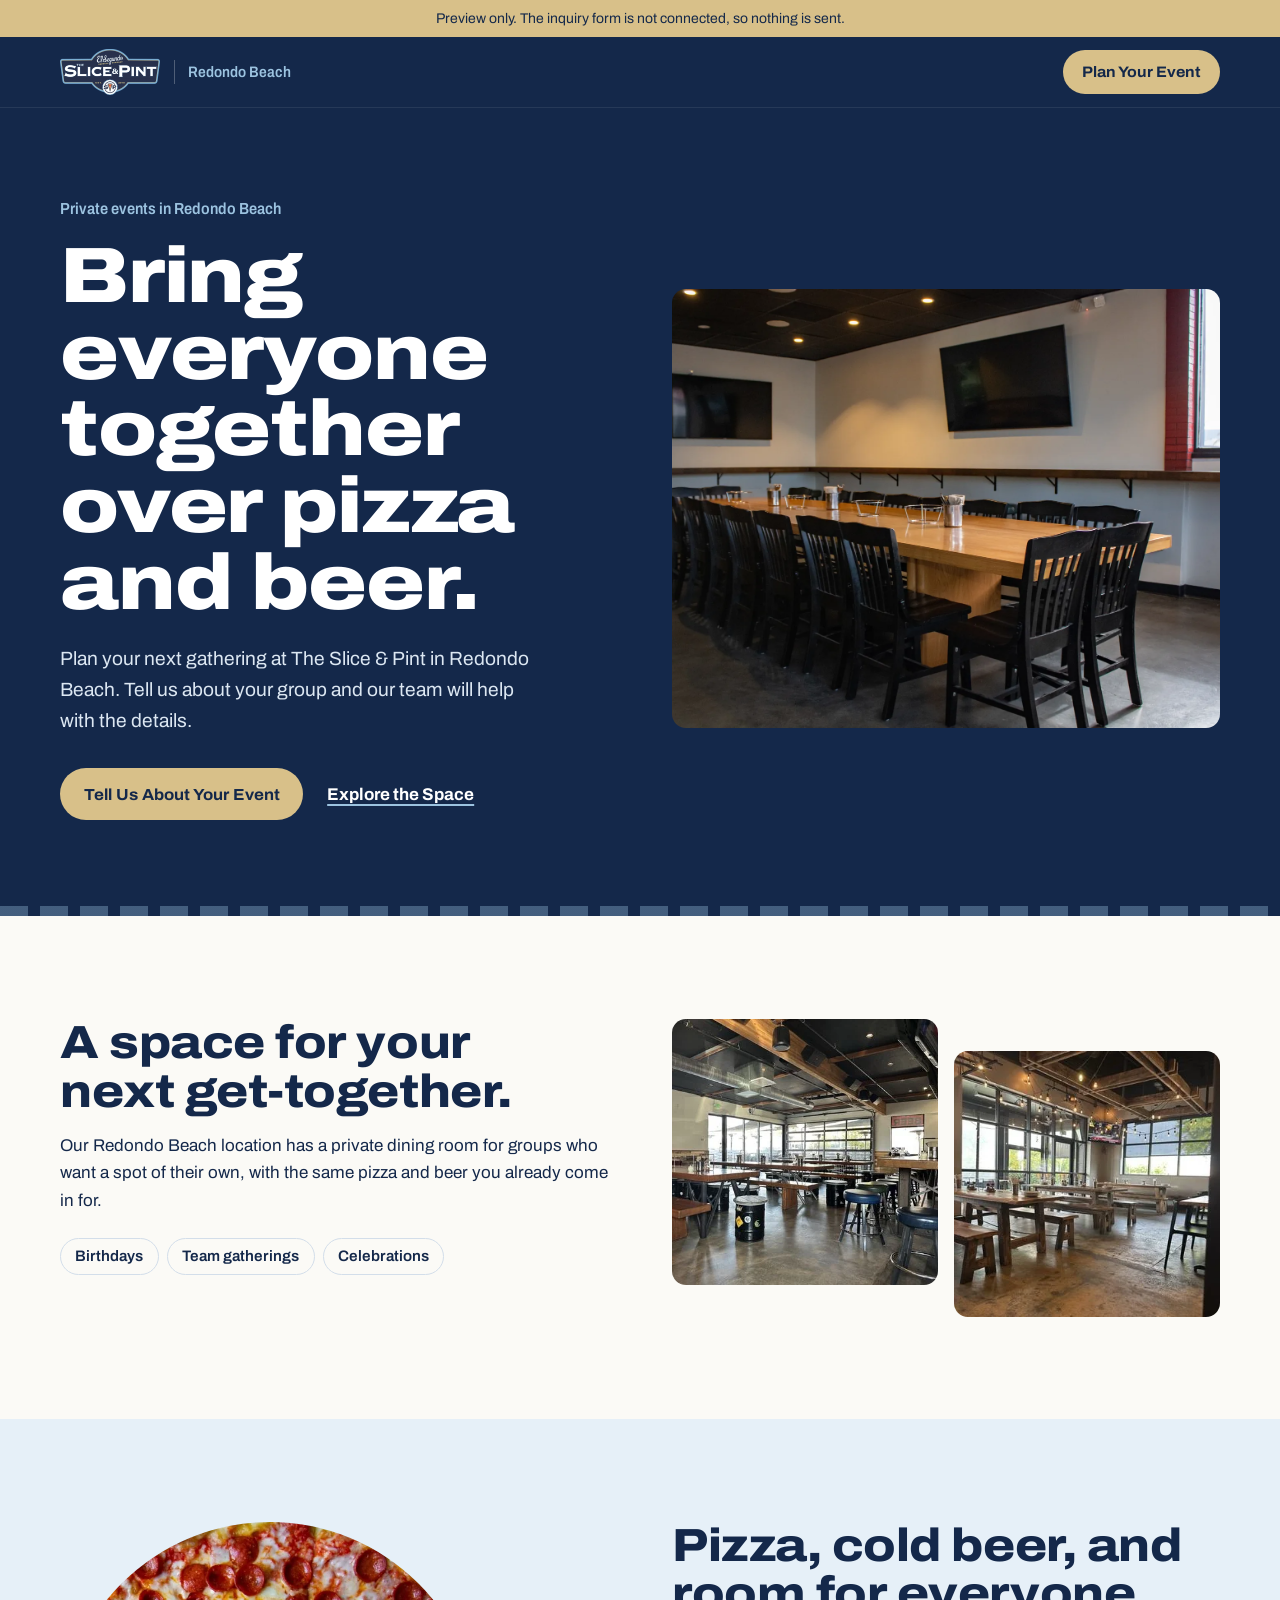
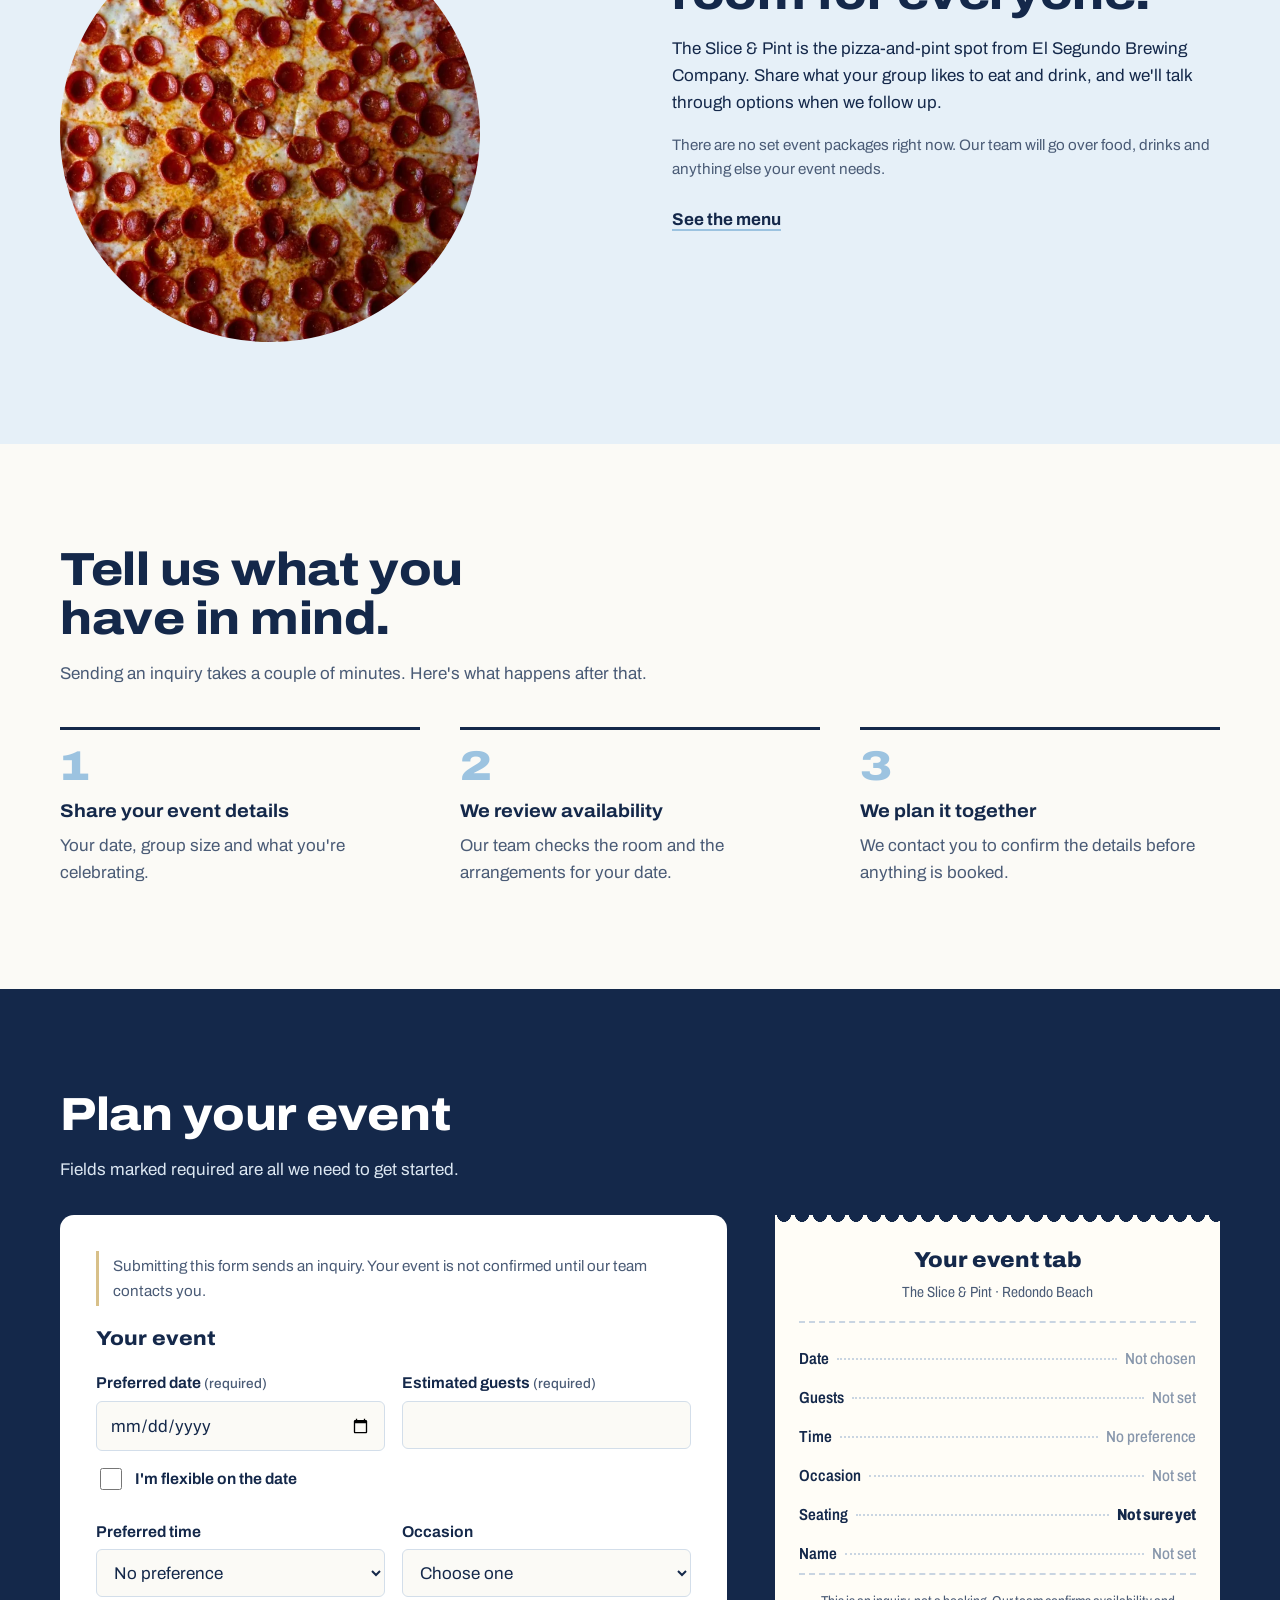
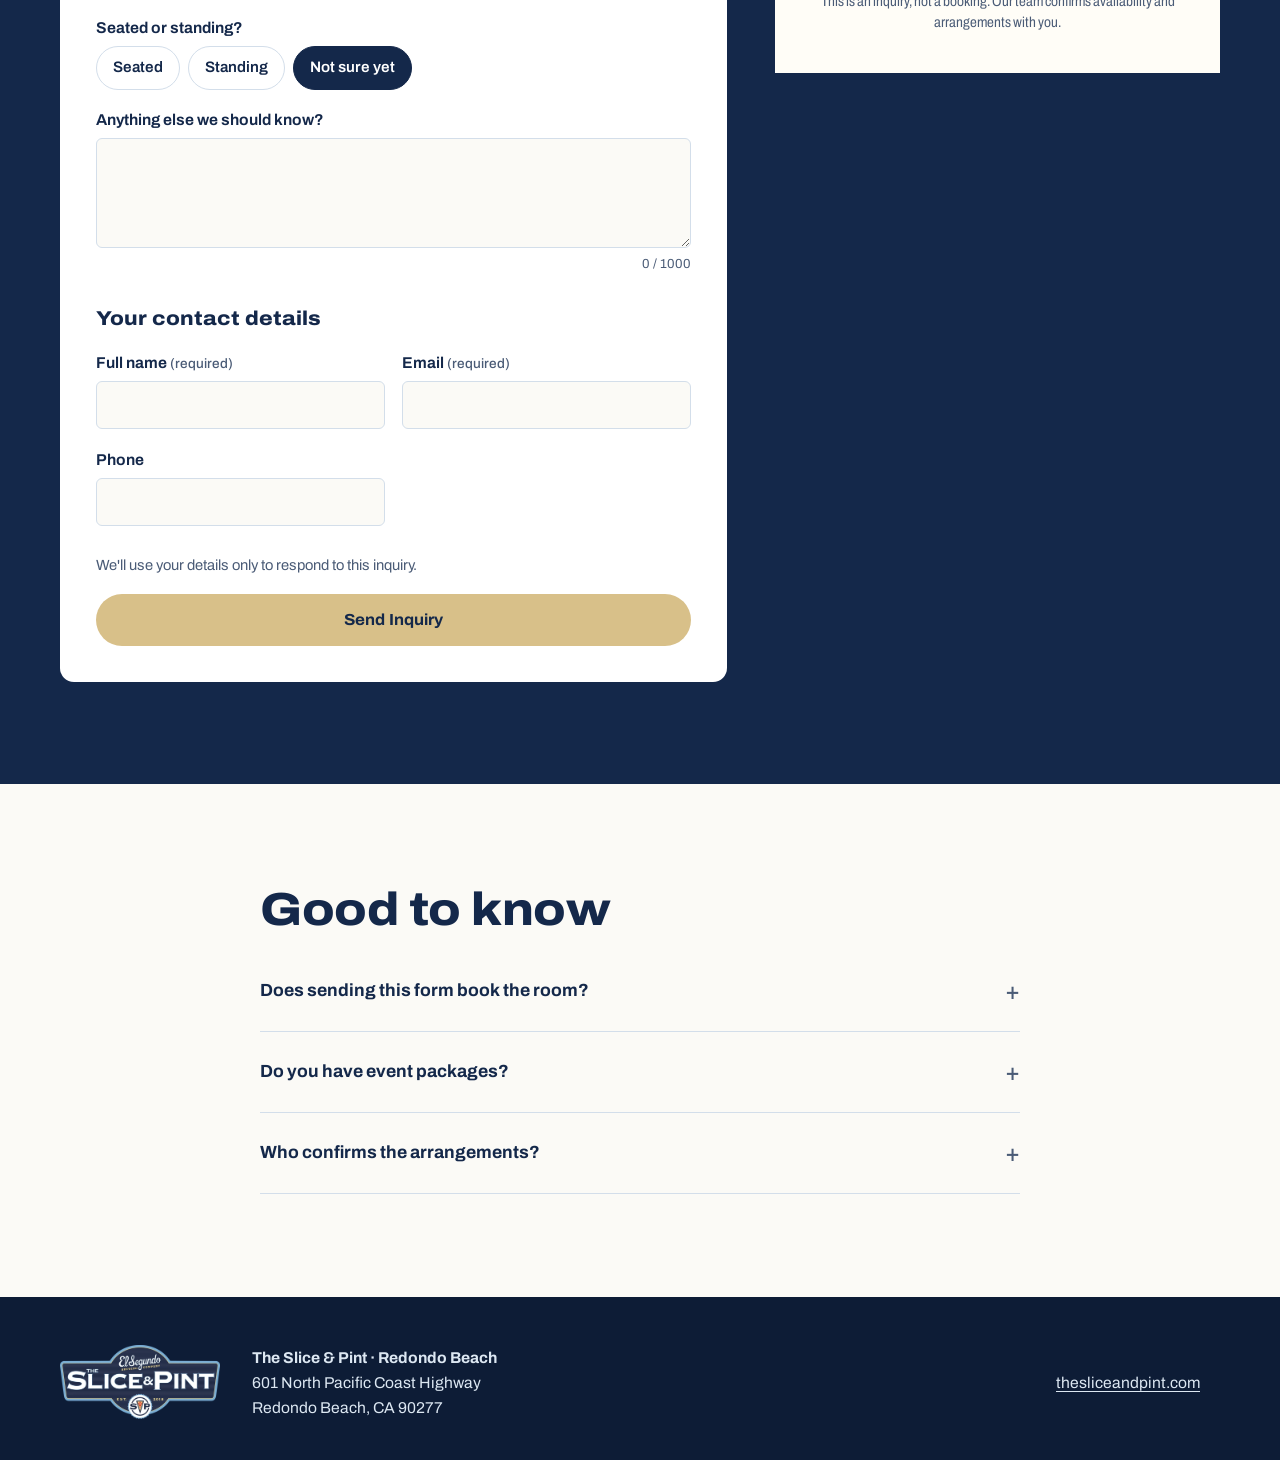
<file: index.html>
<!doctype html>
<html lang="en">
<head>
<meta charset="utf-8">
<meta name="viewport" content="width=device-width, initial-scale=1, viewport-fit=cover">
<title>Private events in Redondo Beach | The Slice &amp; Pint</title>
<meta name="description" content="Plan your next gathering at The Slice & Pint in Redondo Beach. Tell us about your group and our team will help with the details.">
<meta name="robots" content="noindex, nofollow"><!-- preview: remove at launch -->
<link rel="preconnect" href="https://fonts.googleapis.com">
<link rel="preconnect" href="https://fonts.gstatic.com" crossorigin>
<link href="https://fonts.googleapis.com/css2?family=Archivo:wdth,wght@62..125,400..900&display=swap" rel="stylesheet">
<link rel="stylesheet" href="assets/site.css">
</head>
<body>

<div class="preview" id="previewStrip" role="note">Preview only. The inquiry form is not connected, so nothing is sent.</div>

<header class="site-head">
  <div class="wrap">
    <a class="brand" href="#top" aria-label="The Slice &amp; Pint, Redondo Beach">
      <span data-asset="wordmark" data-alt="The Slice &amp; Pint" data-slot-class="logo-slot" data-slot-label="Wordmark: slice-pint-wordmark.png"></span>
      <span class="brand-loc">Redondo Beach</span>
    </a>
    <a class="btn btn-gold btn-sm" href="#plan" data-track="cta_click" data-cta="header">Plan Your Event</a>
  </div>
</header>

<main id="top">
  <section class="hero" aria-labelledby="hero-title">
    <div class="wrap">
      <div>
        <p class="kicker">Private events in Redondo Beach</p>
        <h1 id="hero-title">Bring everyone together over pizza and beer.</h1>
        <p class="lede">Plan your next gathering at The Slice &amp; Pint in Redondo Beach. Tell us about your group and our team will help with the details.</p>
        <div class="hero-ctas">
          <a class="btn btn-gold" href="#plan" data-track="cta_click" data-cta="hero">Tell Us About Your Event</a>
          <a class="link" href="#space" data-track="cta_click" data-cta="hero_space">Explore the Space</a>
        </div>
      </div>
      <div class="hero-media" data-asset="hero" data-alt="" data-slot-label="Hero: event space photo" data-eager="true"></div>
    </div>
  </section>

  <section class="band" id="space" aria-labelledby="space-title">
    <div class="wrap split">
      <div>
        <h2 id="space-title">A space for your next get-together.</h2>
        <p>Our Redondo Beach location has a private dining room for groups who want a spot of their own, with the same pizza and beer you already come in for.</p>
        <p class="muted" data-config="capacityText"></p>
        <ul class="occasions" aria-label="Good for">
          <li>Birthdays</li><li>Team gatherings</li><li>Celebrations</li>
        </ul>
      </div>
      <div class="gallery">
        <figure>
          <div class="frame" data-asset="room1" data-alt="" data-slot-label="Room photo 1 (verify location before use)"></div>
          <figcaption data-caption="room1"></figcaption>
        </figure>
        <figure>
          <div class="frame" data-asset="room2" data-alt="" data-slot-label="Room photo 2 (verify location before use)"></div>
          <figcaption data-caption="room2"></figcaption>
        </figure>
      </div>
    </div>
  </section>

  <section class="band food" aria-labelledby="food-title">
    <div class="wrap split">
      <div class="frame" data-asset="food" data-alt="A pepperoni pizza from The Slice &amp; Pint" data-slot-label="Food: pizza-brand-food.jpg"></div>
      <div>
        <h2 id="food-title">Pizza, cold beer, and room for everyone.</h2>
        <p>The Slice &amp; Pint is the pizza-and-pint spot from El Segundo Brewing Company. Share what your group likes to eat and drink, and we'll talk through options when we follow up.</p>
        <p class="note muted">There are no set event packages right now. Our team will go over food, drinks and anything else your event needs.</p>
        <a class="link" href="https://www.thesliceandpint.com/" data-config-href="menuUrl" target="_blank" rel="noopener">See the menu</a>
      </div>
    </div>
  </section>

  <section class="band" aria-labelledby="how-title">
    <div class="wrap">
      <h2 id="how-title">Tell us what you have in mind.</h2>
      <p class="muted">Sending an inquiry takes a couple of minutes. Here's what happens after that.</p>
      <ol class="steps">
        <li><h3>Share your event details</h3><p>Your date, group size and what you're celebrating.</p></li>
        <li><h3>We review availability</h3><p>Our team checks the room and the arrangements for your date.</p></li>
        <li><h3>We plan it together</h3><p>We contact you to confirm the details before anything is booked.</p></li>
      </ol>
    </div>
  </section>

  <section class="band planner" id="plan" aria-labelledby="plan-title">
    <div class="wrap">
      <h2 id="plan-title">Plan your event</h2>
      <p class="intro">Fields marked required are all we need to get started.</p>

      <div class="planner-grid">
        <form class="card" id="inquiry" name="redondo-event-inquiry" method="POST" data-netlify="true" netlify-honeypot="company_site" novalidate>
          <input type="hidden" name="form-name" value="redondo-event-inquiry">
          <input type="hidden" name="location" value="Redondo Beach">
          <input type="hidden" name="submission_id" value="">
          <p class="notice">Submitting this form sends an inquiry. Your event is not confirmed until our team contacts you.</p>

          <div class="err-summary" id="errSummary" tabindex="-1" hidden>
            <h3>Check these fields</h3>
            <ul id="errList"></ul>
          </div>

          <fieldset>
            <legend>Your event</legend>
            <div class="fields two">
              <div class="field">
                <label for="date">Preferred date <span class="req">(required)</span></label>
                <input type="date" id="date" name="date" aria-describedby="date-err">
                <span class="err" id="date-err" aria-live="polite"></span>
                <label class="check"><input type="checkbox" id="flexible" name="flexible" value="yes"> I'm flexible on the date</label>
              </div>
              <div class="field">
                <label for="guests">Estimated guests <span class="req">(required)</span></label>
                <input type="number" id="guests" name="guests" inputmode="numeric" min="1" max="300" step="1" aria-describedby="guests-err">
                <span class="err" id="guests-err" aria-live="polite"></span>
              </div>
              <div class="field">
                <label for="time">Preferred time</label>
                <select id="time" name="time">
                  <option value="">No preference</option>
                  <option>Lunch</option><option>Afternoon</option><option>Evening</option>
                </select>
              </div>
              <div class="field">
                <label for="occasion">Occasion</label>
                <select id="occasion" name="occasion">
                  <option value="">Choose one</option>
                  <option>Birthday</option><option>Team gathering</option><option>Celebration</option><option>Something else</option>
                </select>
              </div>
            </div>
            <div class="field" style="margin-top:1.1rem">
              <span class="label" id="seating-label">Seated or standing?</span>
              <div class="chips" role="radiogroup" aria-labelledby="seating-label">
                <label><input type="radio" name="seating" value="Seated"><span>Seated</span></label>
                <label><input type="radio" name="seating" value="Standing"><span>Standing</span></label>
                <label><input type="radio" name="seating" value="Not sure yet" checked><span>Not sure yet</span></label>
              </div>
            </div>
            <div class="field" style="margin-top:1.1rem">
              <label for="notes">Anything else we should know?</label>
              <textarea id="notes" name="notes" maxlength="1000" aria-describedby="notes-count"></textarea>
              <span class="counter" id="notes-count">0 / 1000</span>
            </div>
          </fieldset>

          <fieldset>
            <legend>Your contact details</legend>
            <div class="fields two">
              <div class="field">
                <label for="name">Full name <span class="req">(required)</span></label>
                <input type="text" id="name" name="name" autocomplete="name" maxlength="120" aria-describedby="name-err">
                <span class="err" id="name-err" aria-live="polite"></span>
              </div>
              <div class="field">
                <label for="email">Email <span class="req">(required)</span></label>
                <input type="email" id="email" name="email" autocomplete="email" maxlength="254" aria-describedby="email-err">
                <span class="err" id="email-err" aria-live="polite"></span>
              </div>
              <div class="field">
                <label for="phone">Phone</label>
                <input type="tel" id="phone" name="phone" autocomplete="tel" maxlength="30">
              </div>
            </div>
          </fieldset>

          <div class="hp" aria-hidden="true">
            <label for="company_site">Leave this field empty</label>
            <input type="text" id="company_site" name="company_site" tabindex="-1" autocomplete="off">
          </div>

          <p class="muted" style="font-size:.92rem">We'll use your details only to respond to this inquiry.<span data-config="privacyLink"></span></p>
          <button class="btn btn-gold" type="submit" id="submitBtn" style="width:100%">Send Inquiry</button>
          <div class="status" id="status" role="status" aria-live="polite" hidden></div>
        </form>

        <aside class="tab" aria-label="Your event summary">
          <div class="tab-head"><strong>Your event tab</strong><span>The Slice &amp; Pint · Redondo Beach</span></div>
          <dl>
            <div class="row"><dt>Date</dt><dd id="t-date" class="empty">Not chosen</dd></div>
            <div class="row"><dt>Guests</dt><dd id="t-guests" class="empty">Not set</dd></div>
            <div class="row"><dt>Time</dt><dd id="t-time" class="empty">No preference</dd></div>
            <div class="row"><dt>Occasion</dt><dd id="t-occasion" class="empty">Not set</dd></div>
            <div class="row"><dt>Seating</dt><dd id="t-seating">Not sure yet</dd></div>
            <div class="row"><dt>Name</dt><dd id="t-name" class="empty">Not set</dd></div>
          </dl>
          <p class="tab-foot">This is an inquiry, not a booking. Our team confirms availability and arrangements with you.</p>
        </aside>
      </div>
    </div>
  </section>

  <section class="band" aria-labelledby="faq-title">
    <div class="wrap faq">
      <h2 id="faq-title">Good to know</h2>
      <details>
        <summary>Does sending this form book the room?</summary>
        <p>No. It sends an inquiry. Your event isn't confirmed until our team contacts you and you agree on the details together.</p>
      </details>
      <details>
        <summary>Do you have event packages?</summary>
        <p>Not at the moment. Our team will talk through food, drinks and anything else your event needs when we follow up.</p>
      </details>
      <details>
        <summary>Who confirms the arrangements?</summary>
        <p>The team at our Redondo Beach location reviews every inquiry and confirms availability and arrangements directly with you.</p>
      </details>
      <div data-config="minSpendFaq"></div>
    </div>
  </section>
</main>

<footer class="site-foot">
  <div class="wrap">
    <div data-asset="badge" data-alt="The Slice &amp; Pint" data-slot-class="logo-slot" data-slot-label="Badge: slice-pint-logo.png"></div>
    <address>
      <strong>The Slice &amp; Pint · Redondo Beach</strong><br>
      601 North Pacific Coast Highway<br>Redondo Beach, CA 90277
      <span data-config="phone"></span>
    </address>
    <div class="foot-links">
      <a href="https://www.thesliceandpint.com/" target="_blank" rel="noopener">thesliceandpint.com</a>
      <span data-config="privacyFooter"></span>
    </div>
  </div>
</footer>

<script>
/* Generated by build.py. Edit there, not here. */
const CONFIG = {
  "location": "Redondo Beach",
  "liveHosts": [
    "sliceandpint.netlify.app"
  ],
  "formAction": "/",
  "minSpendFaq": false,
  "menuUrl": "",
  "phone": "",
  "privacyUrl": "",
  "captureUtm": false,
  "debugTracking": false,
  "assets": {
    "wordmark": "assets/slice-pint-logo.webp",
    "badge": "assets/slice-pint-logo.webp",
    "hero": "assets/redondo-private-dining.webp",
    "food": "assets/pepperoni.webp",
    "room1": "assets/room-1.webp",
    "room2": "assets/room-2.webp"
  },
  "alts": {
    "hero": "The private dining room: one long wooden table with black chairs, two TVs and a window",
    "room1": "Dining room with long wooden communal tables, bar stools and glass roll-up doors",
    "room2": "Dining room with wooden tables and benches under string lights and tall windows"
  },
  "captions": {},
  "dims": {
    "wordmark": [
      800,
      367
    ],
    "badge": [
      800,
      367
    ],
    "hero": [
      1600,
      1067
    ],
    "food": [
      720,
      820
    ],
    "room1": [
      418,
      400
    ],
    "room2": [
      348,
      348
    ]
  },
  "capacityText": ""
};
</script>
<script src="assets/site.js"></script>
</body>
</html>
</file>
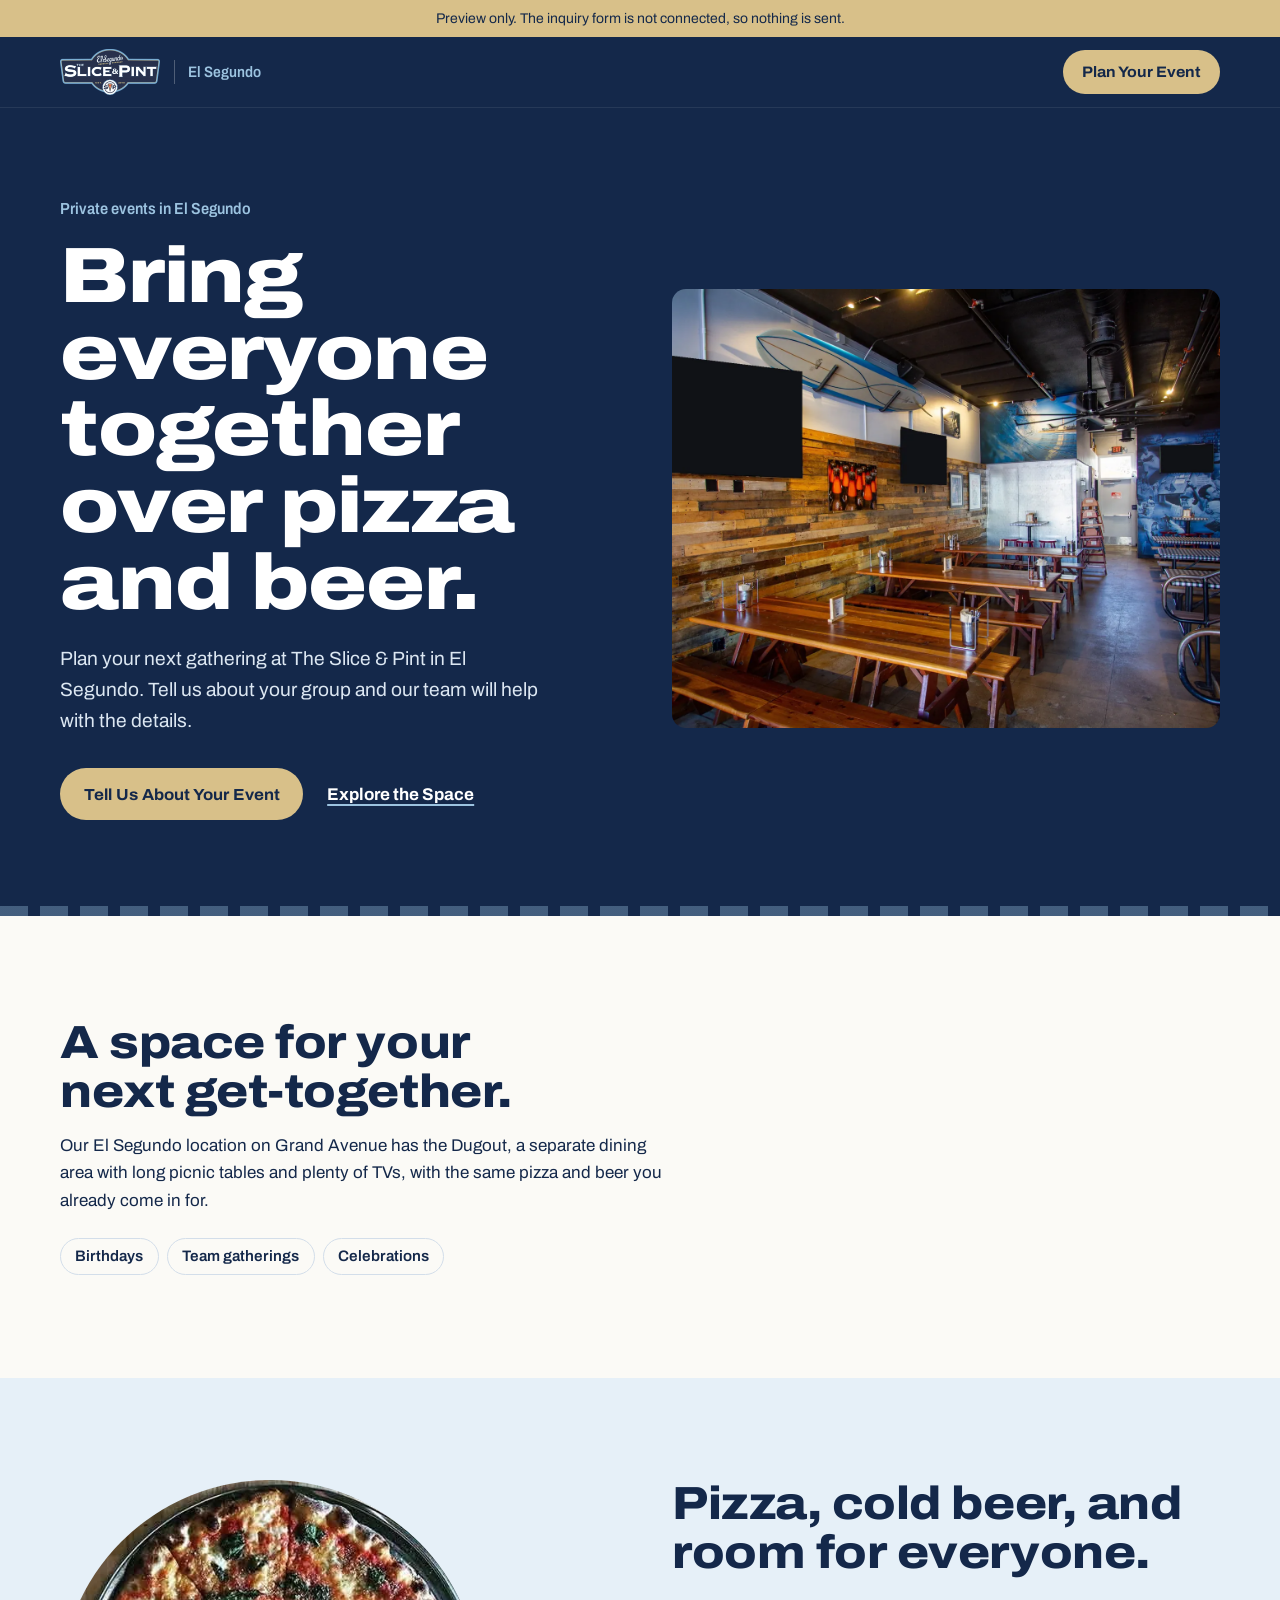
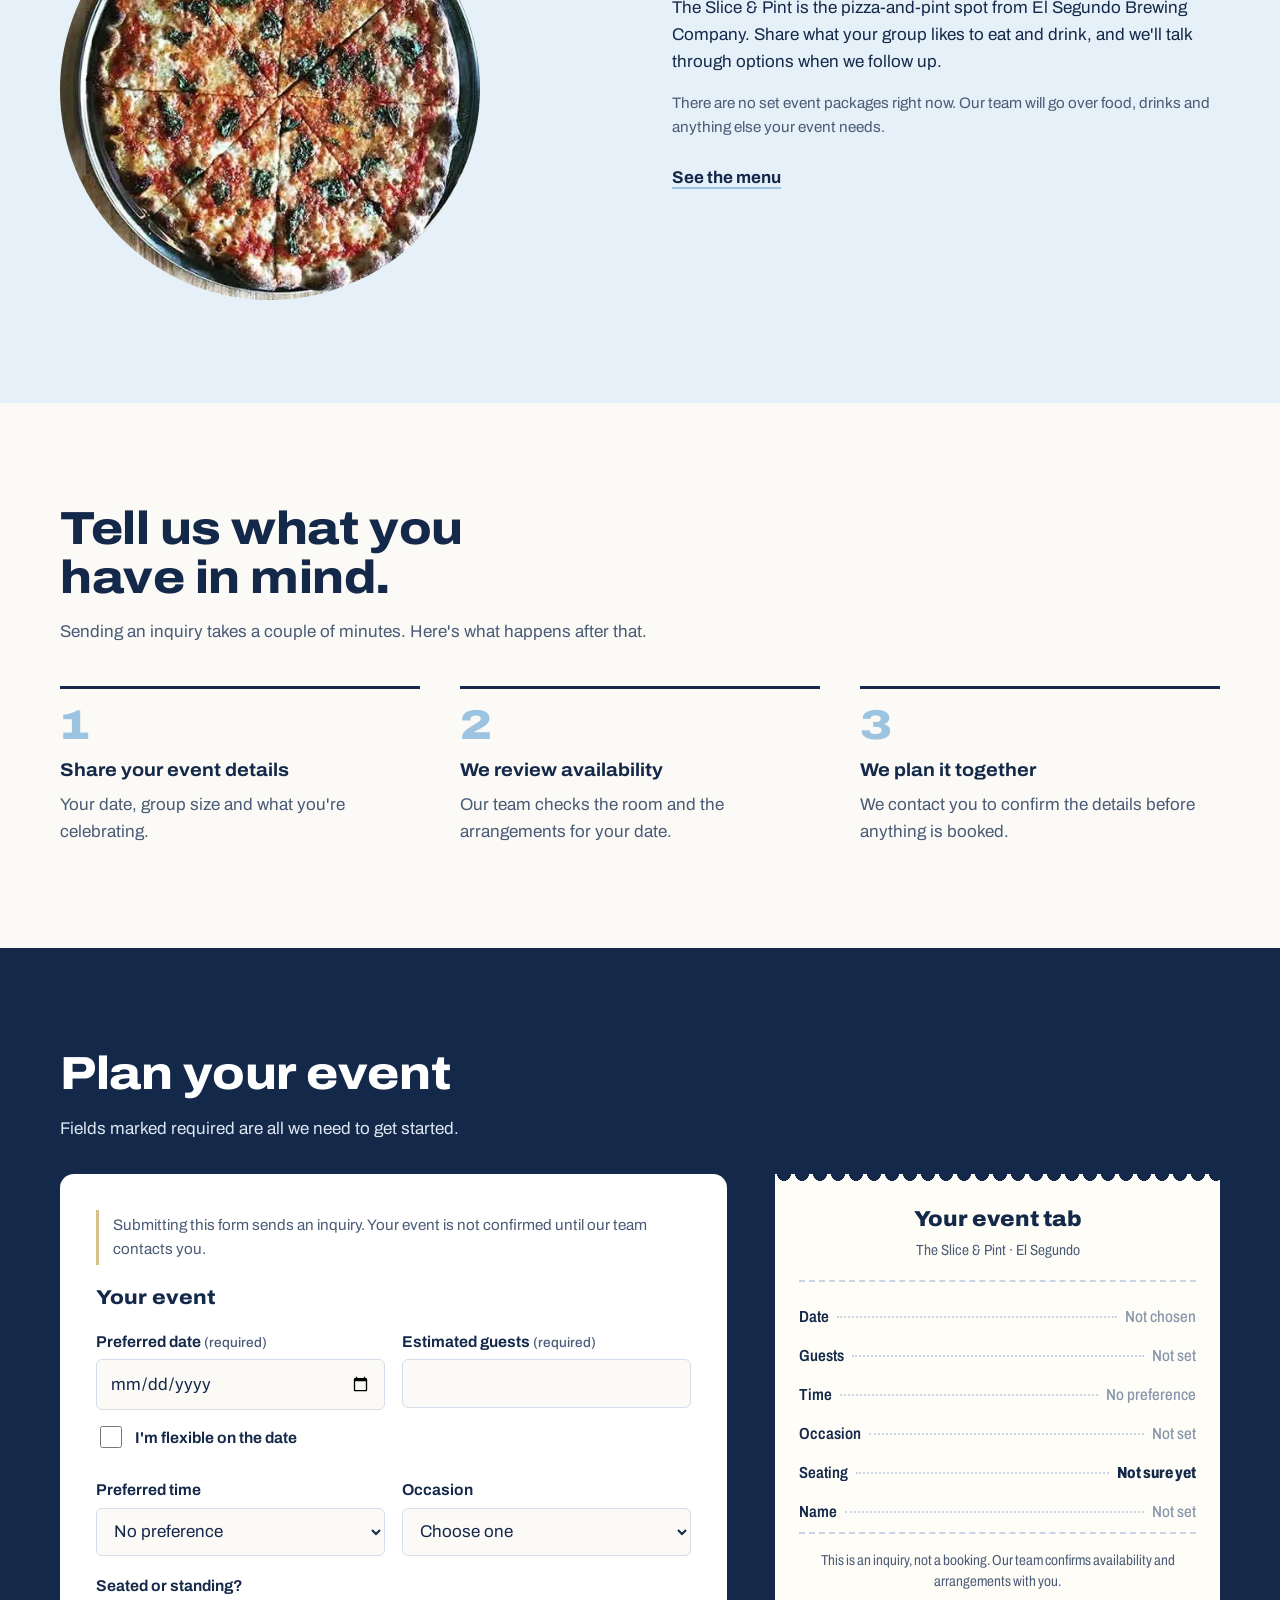
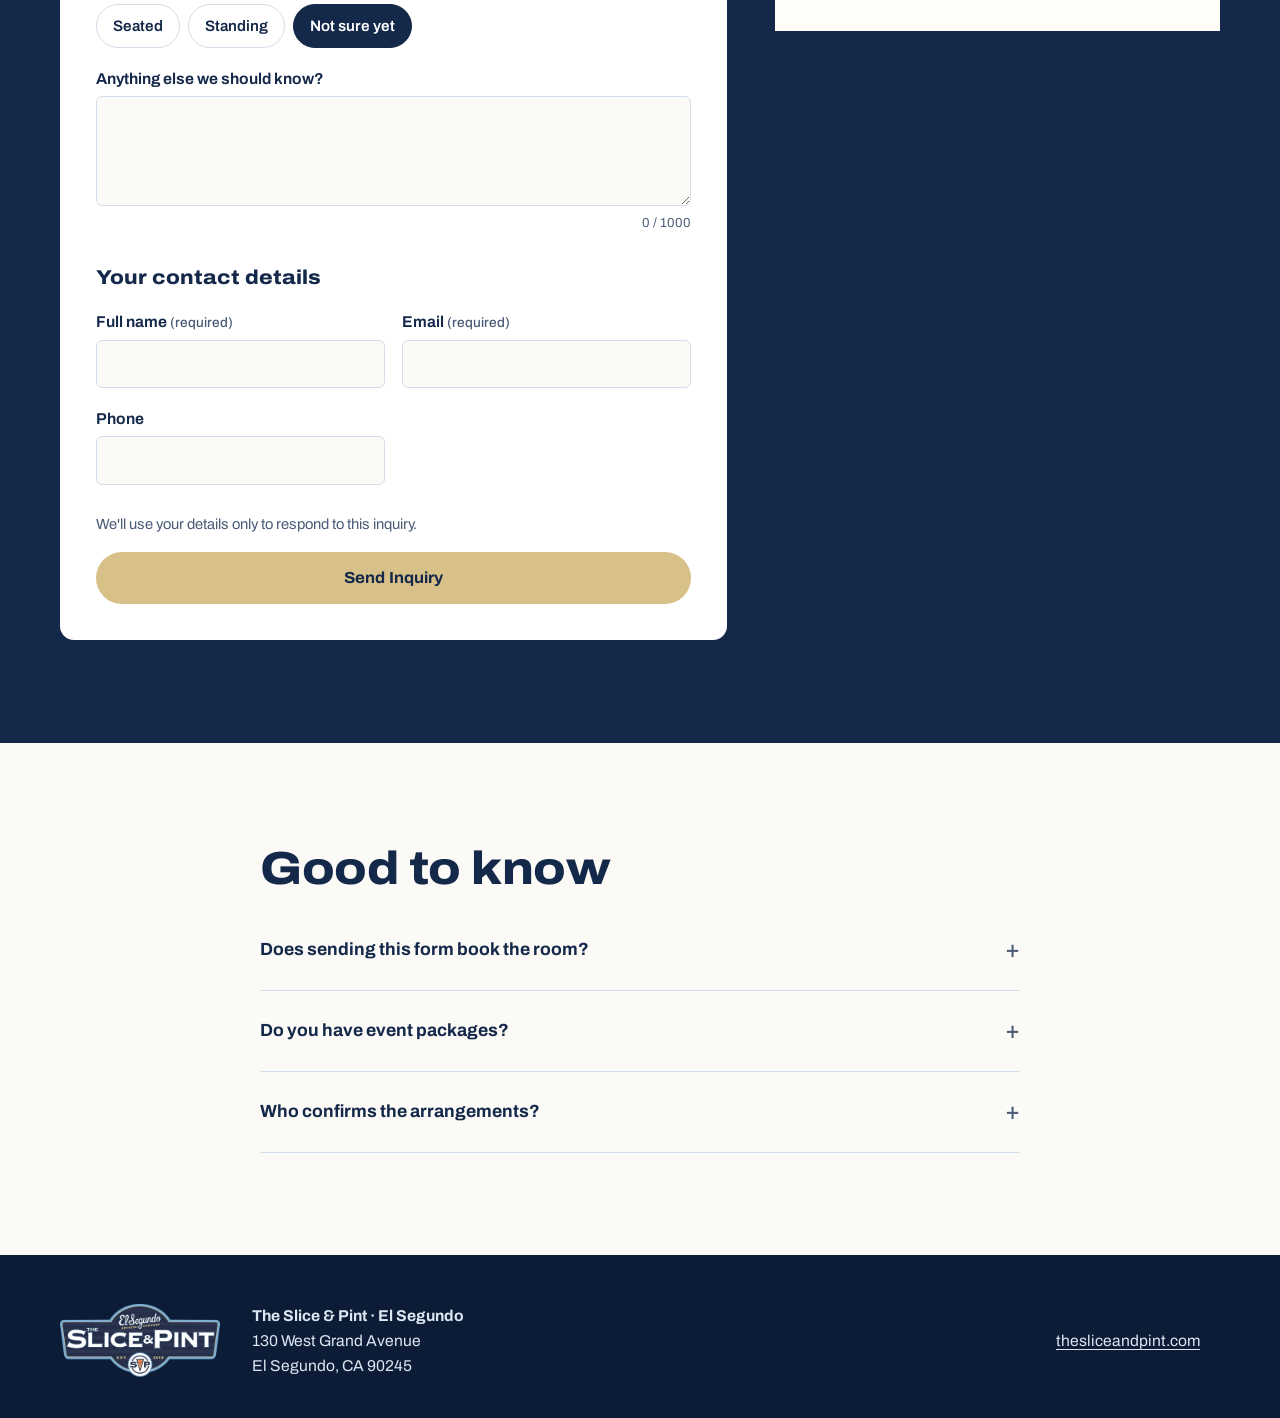
<file: el-segundo/index.html>
<!doctype html>
<html lang="en">
<head>
<meta charset="utf-8">
<meta name="viewport" content="width=device-width, initial-scale=1, viewport-fit=cover">
<title>Private events in El Segundo | The Slice &amp; Pint</title>
<meta name="description" content="Plan your next gathering at The Slice & Pint in El Segundo. Tell us about your group and our team will help with the details.">
<meta name="robots" content="noindex, nofollow"><!-- preview: remove at launch -->
<link rel="preconnect" href="https://fonts.googleapis.com">
<link rel="preconnect" href="https://fonts.gstatic.com" crossorigin>
<link href="https://fonts.googleapis.com/css2?family=Archivo:wdth,wght@62..125,400..900&display=swap" rel="stylesheet">
<link rel="stylesheet" href="../assets/site.css">
</head>
<body>

<div class="preview" id="previewStrip" role="note">Preview only. The inquiry form is not connected, so nothing is sent.</div>

<header class="site-head">
  <div class="wrap">
    <a class="brand" href="#top" aria-label="The Slice &amp; Pint, El Segundo">
      <span data-asset="wordmark" data-alt="The Slice &amp; Pint" data-slot-class="logo-slot" data-slot-label="Wordmark: slice-pint-wordmark.png"></span>
      <span class="brand-loc">El Segundo</span>
    </a>
    <a class="btn btn-gold btn-sm" href="#plan" data-track="cta_click" data-cta="header">Plan Your Event</a>
  </div>
</header>

<main id="top">
  <section class="hero" aria-labelledby="hero-title">
    <div class="wrap">
      <div>
        <p class="kicker">Private events in El Segundo</p>
        <h1 id="hero-title">Bring everyone together over pizza and beer.</h1>
        <p class="lede">Plan your next gathering at The Slice &amp; Pint in El Segundo. Tell us about your group and our team will help with the details.</p>
        <div class="hero-ctas">
          <a class="btn btn-gold" href="#plan" data-track="cta_click" data-cta="hero">Tell Us About Your Event</a>
          <a class="link" href="#space" data-track="cta_click" data-cta="hero_space">Explore the Space</a>
        </div>
      </div>
      <div class="hero-media" data-asset="hero" data-alt="" data-slot-label="Hero: event space photo" data-eager="true"></div>
    </div>
  </section>

  <section class="band" id="space" aria-labelledby="space-title">
    <div class="wrap split">
      <div>
        <h2 id="space-title">A space for your next get-together.</h2>
        <p>Our El Segundo location on Grand Avenue has the Dugout, a separate dining area with long picnic tables and plenty of TVs, with the same pizza and beer you already come in for.</p>
        <p class="muted" data-config="capacityText"></p>
        <ul class="occasions" aria-label="Good for">
          <li>Birthdays</li><li>Team gatherings</li><li>Celebrations</li>
        </ul>
      </div>
      <div class="gallery" hidden>
        <figure>
          <div class="frame" data-asset="room1" data-alt="" data-slot-label="Room photo 1 (verify location before use)"></div>
          <figcaption data-caption="room1"></figcaption>
        </figure>
        <figure>
          <div class="frame" data-asset="room2" data-alt="" data-slot-label="Room photo 2 (verify location before use)"></div>
          <figcaption data-caption="room2"></figcaption>
        </figure>
      </div>
    </div>
  </section>

  <section class="band food" aria-labelledby="food-title">
    <div class="wrap split">
      <div class="frame" data-asset="food" data-alt="A pizza with basil from The Slice &amp; Pint" data-slot-label="Food: pizza-brand-food.jpg"></div>
      <div>
        <h2 id="food-title">Pizza, cold beer, and room for everyone.</h2>
        <p>The Slice &amp; Pint is the pizza-and-pint spot from El Segundo Brewing Company. Share what your group likes to eat and drink, and we'll talk through options when we follow up.</p>
        <p class="note muted">There are no set event packages right now. Our team will go over food, drinks and anything else your event needs.</p>
        <a class="link" href="https://www.thesliceandpint.com/" data-config-href="menuUrl" target="_blank" rel="noopener">See the menu</a>
      </div>
    </div>
  </section>

  <section class="band" aria-labelledby="how-title">
    <div class="wrap">
      <h2 id="how-title">Tell us what you have in mind.</h2>
      <p class="muted">Sending an inquiry takes a couple of minutes. Here's what happens after that.</p>
      <ol class="steps">
        <li><h3>Share your event details</h3><p>Your date, group size and what you're celebrating.</p></li>
        <li><h3>We review availability</h3><p>Our team checks the room and the arrangements for your date.</p></li>
        <li><h3>We plan it together</h3><p>We contact you to confirm the details before anything is booked.</p></li>
      </ol>
    </div>
  </section>

  <section class="band planner" id="plan" aria-labelledby="plan-title">
    <div class="wrap">
      <h2 id="plan-title">Plan your event</h2>
      <p class="intro">Fields marked required are all we need to get started.</p>

      <div class="planner-grid">
        <form class="card" id="inquiry" name="el-segundo-event-inquiry" method="POST" data-netlify="true" netlify-honeypot="company_site" novalidate>
          <input type="hidden" name="form-name" value="el-segundo-event-inquiry">
          <input type="hidden" name="location" value="El Segundo">
          <input type="hidden" name="submission_id" value="">
          <p class="notice">Submitting this form sends an inquiry. Your event is not confirmed until our team contacts you.</p>

          <div class="err-summary" id="errSummary" tabindex="-1" hidden>
            <h3>Check these fields</h3>
            <ul id="errList"></ul>
          </div>

          <fieldset>
            <legend>Your event</legend>
            <div class="fields two">
              <div class="field">
                <label for="date">Preferred date <span class="req">(required)</span></label>
                <input type="date" id="date" name="date" aria-describedby="date-err">
                <span class="err" id="date-err" aria-live="polite"></span>
                <label class="check"><input type="checkbox" id="flexible" name="flexible" value="yes"> I'm flexible on the date</label>
              </div>
              <div class="field">
                <label for="guests">Estimated guests <span class="req">(required)</span></label>
                <input type="number" id="guests" name="guests" inputmode="numeric" min="1" max="300" step="1" aria-describedby="guests-err">
                <span class="err" id="guests-err" aria-live="polite"></span>
              </div>
              <div class="field">
                <label for="time">Preferred time</label>
                <select id="time" name="time">
                  <option value="">No preference</option>
                  <option>Lunch</option><option>Afternoon</option><option>Evening</option>
                </select>
              </div>
              <div class="field">
                <label for="occasion">Occasion</label>
                <select id="occasion" name="occasion">
                  <option value="">Choose one</option>
                  <option>Birthday</option><option>Team gathering</option><option>Celebration</option><option>Something else</option>
                </select>
              </div>
            </div>
            <div class="field" style="margin-top:1.1rem">
              <span class="label" id="seating-label">Seated or standing?</span>
              <div class="chips" role="radiogroup" aria-labelledby="seating-label">
                <label><input type="radio" name="seating" value="Seated"><span>Seated</span></label>
                <label><input type="radio" name="seating" value="Standing"><span>Standing</span></label>
                <label><input type="radio" name="seating" value="Not sure yet" checked><span>Not sure yet</span></label>
              </div>
            </div>
            <div class="field" style="margin-top:1.1rem">
              <label for="notes">Anything else we should know?</label>
              <textarea id="notes" name="notes" maxlength="1000" aria-describedby="notes-count"></textarea>
              <span class="counter" id="notes-count">0 / 1000</span>
            </div>
          </fieldset>

          <fieldset>
            <legend>Your contact details</legend>
            <div class="fields two">
              <div class="field">
                <label for="name">Full name <span class="req">(required)</span></label>
                <input type="text" id="name" name="name" autocomplete="name" maxlength="120" aria-describedby="name-err">
                <span class="err" id="name-err" aria-live="polite"></span>
              </div>
              <div class="field">
                <label for="email">Email <span class="req">(required)</span></label>
                <input type="email" id="email" name="email" autocomplete="email" maxlength="254" aria-describedby="email-err">
                <span class="err" id="email-err" aria-live="polite"></span>
              </div>
              <div class="field">
                <label for="phone">Phone</label>
                <input type="tel" id="phone" name="phone" autocomplete="tel" maxlength="30">
              </div>
            </div>
          </fieldset>

          <div class="hp" aria-hidden="true">
            <label for="company_site">Leave this field empty</label>
            <input type="text" id="company_site" name="company_site" tabindex="-1" autocomplete="off">
          </div>

          <p class="muted" style="font-size:.92rem">We'll use your details only to respond to this inquiry.<span data-config="privacyLink"></span></p>
          <button class="btn btn-gold" type="submit" id="submitBtn" style="width:100%">Send Inquiry</button>
          <div class="status" id="status" role="status" aria-live="polite" hidden></div>
        </form>

        <aside class="tab" aria-label="Your event summary">
          <div class="tab-head"><strong>Your event tab</strong><span>The Slice &amp; Pint · El Segundo</span></div>
          <dl>
            <div class="row"><dt>Date</dt><dd id="t-date" class="empty">Not chosen</dd></div>
            <div class="row"><dt>Guests</dt><dd id="t-guests" class="empty">Not set</dd></div>
            <div class="row"><dt>Time</dt><dd id="t-time" class="empty">No preference</dd></div>
            <div class="row"><dt>Occasion</dt><dd id="t-occasion" class="empty">Not set</dd></div>
            <div class="row"><dt>Seating</dt><dd id="t-seating">Not sure yet</dd></div>
            <div class="row"><dt>Name</dt><dd id="t-name" class="empty">Not set</dd></div>
          </dl>
          <p class="tab-foot">This is an inquiry, not a booking. Our team confirms availability and arrangements with you.</p>
        </aside>
      </div>
    </div>
  </section>

  <section class="band" aria-labelledby="faq-title">
    <div class="wrap faq">
      <h2 id="faq-title">Good to know</h2>
      <details>
        <summary>Does sending this form book the room?</summary>
        <p>No. It sends an inquiry. Your event isn't confirmed until our team contacts you and you agree on the details together.</p>
      </details>
      <details>
        <summary>Do you have event packages?</summary>
        <p>Not at the moment. Our team will talk through food, drinks and anything else your event needs when we follow up.</p>
      </details>
      <details>
        <summary>Who confirms the arrangements?</summary>
        <p>The team at our El Segundo location reviews every inquiry and confirms availability and arrangements directly with you.</p>
      </details>
      <div data-config="minSpendFaq"></div>
    </div>
  </section>
</main>

<footer class="site-foot">
  <div class="wrap">
    <div data-asset="badge" data-alt="The Slice &amp; Pint" data-slot-class="logo-slot" data-slot-label="Badge: slice-pint-logo.png"></div>
    <address>
      <strong>The Slice &amp; Pint · El Segundo</strong><br>
      130 West Grand Avenue<br>El Segundo, CA 90245
      <span data-config="phone"></span>
    </address>
    <div class="foot-links">
      <a href="https://www.thesliceandpint.com/" target="_blank" rel="noopener">thesliceandpint.com</a>
      <span data-config="privacyFooter"></span>
    </div>
  </div>
</footer>

<script>
/* Generated by build.py. Edit there, not here. */
const CONFIG = {
  "location": "El Segundo",
  "liveHosts": [
    "sliceandpint.netlify.app"
  ],
  "formAction": "/el-segundo/",
  "minSpendFaq": false,
  "menuUrl": "",
  "phone": "",
  "privacyUrl": "",
  "captureUtm": false,
  "debugTracking": false,
  "assets": {
    "wordmark": "../assets/slice-pint-logo.webp",
    "badge": "../assets/slice-pint-logo.webp",
    "hero": "../assets/el-segundo-dugout.webp",
    "food": "../assets/margherita.webp"
  },
  "alts": {
    "hero": "The Dugout: wooden picnic tables, a surfboard and TVs on a reclaimed-wood wall, and a Dodgers mural"
  },
  "captions": {},
  "dims": {
    "wordmark": [
      800,
      367
    ],
    "badge": [
      800,
      367
    ],
    "hero": [
      1600,
      1067
    ],
    "food": [
      500,
      500
    ]
  },
  "capacityText": ""
};
</script>
<script src="../assets/site.js"></script>
</body>
</html>
</file>
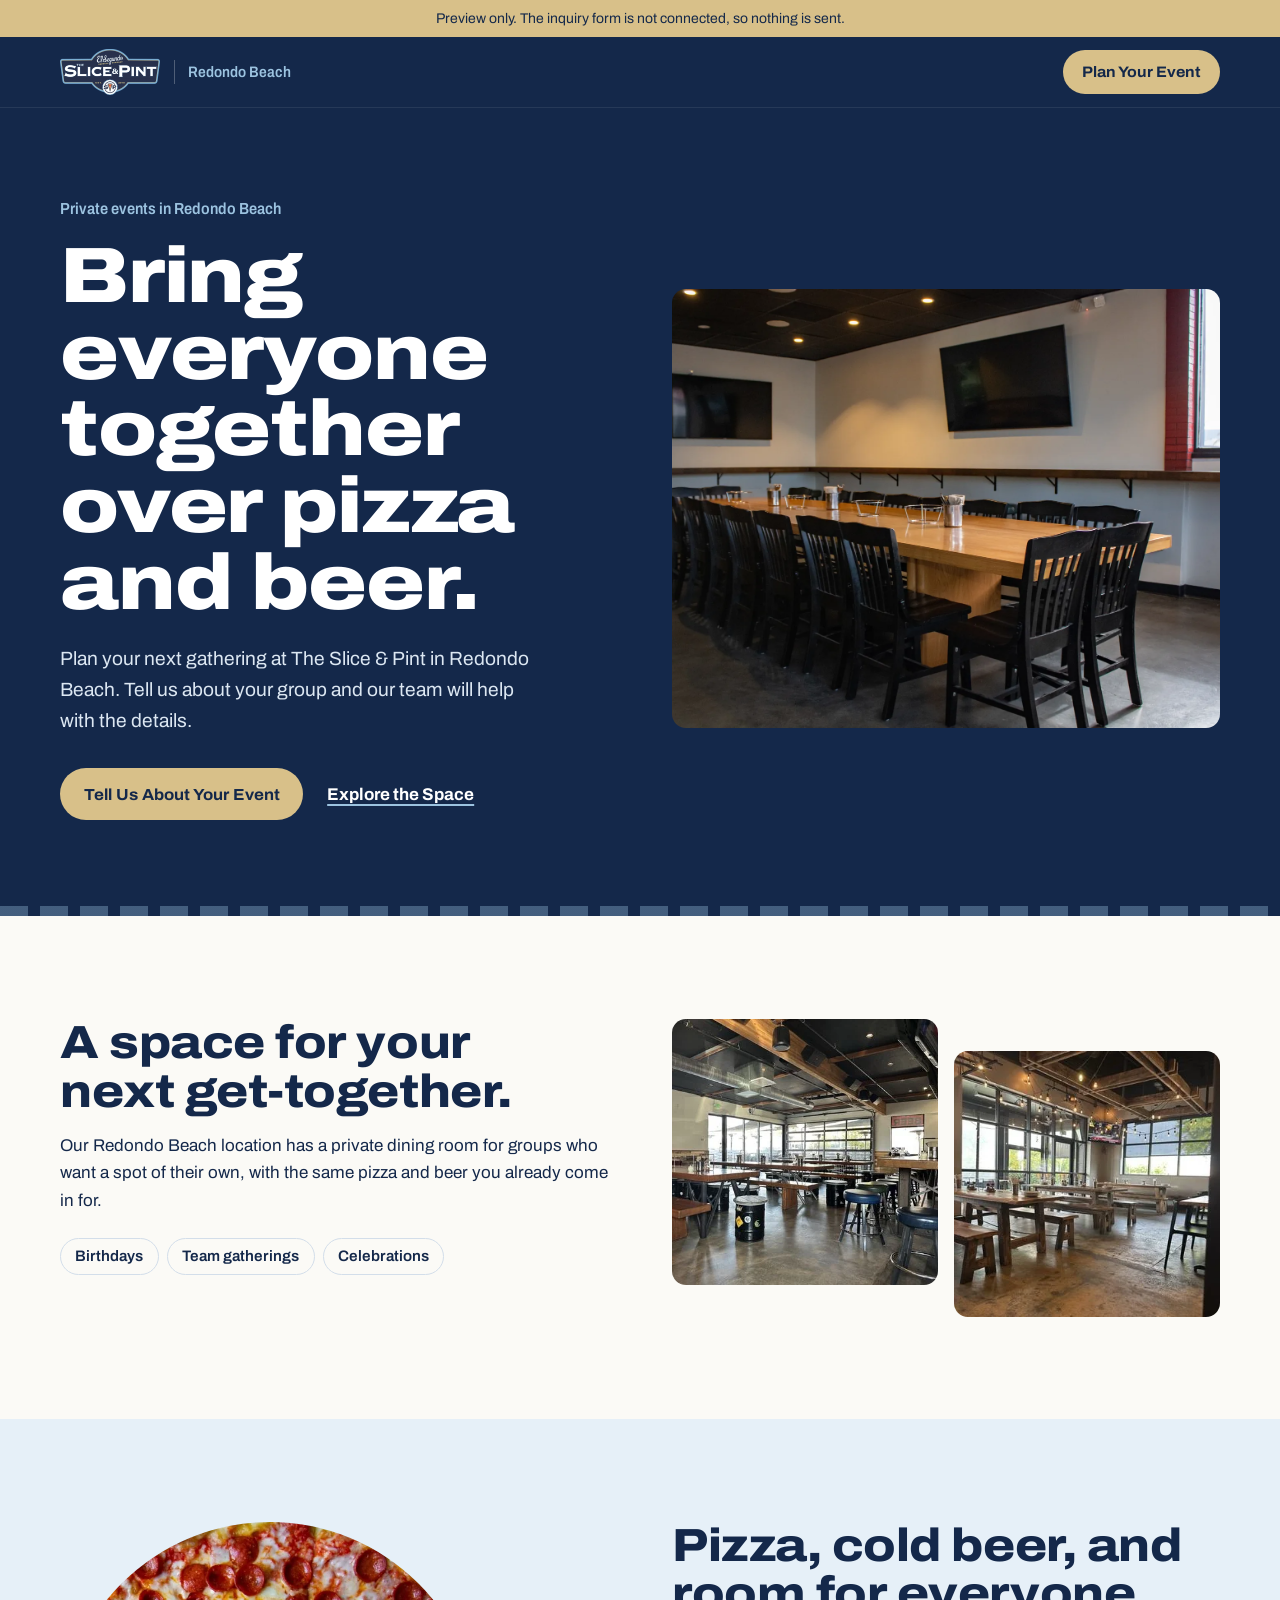
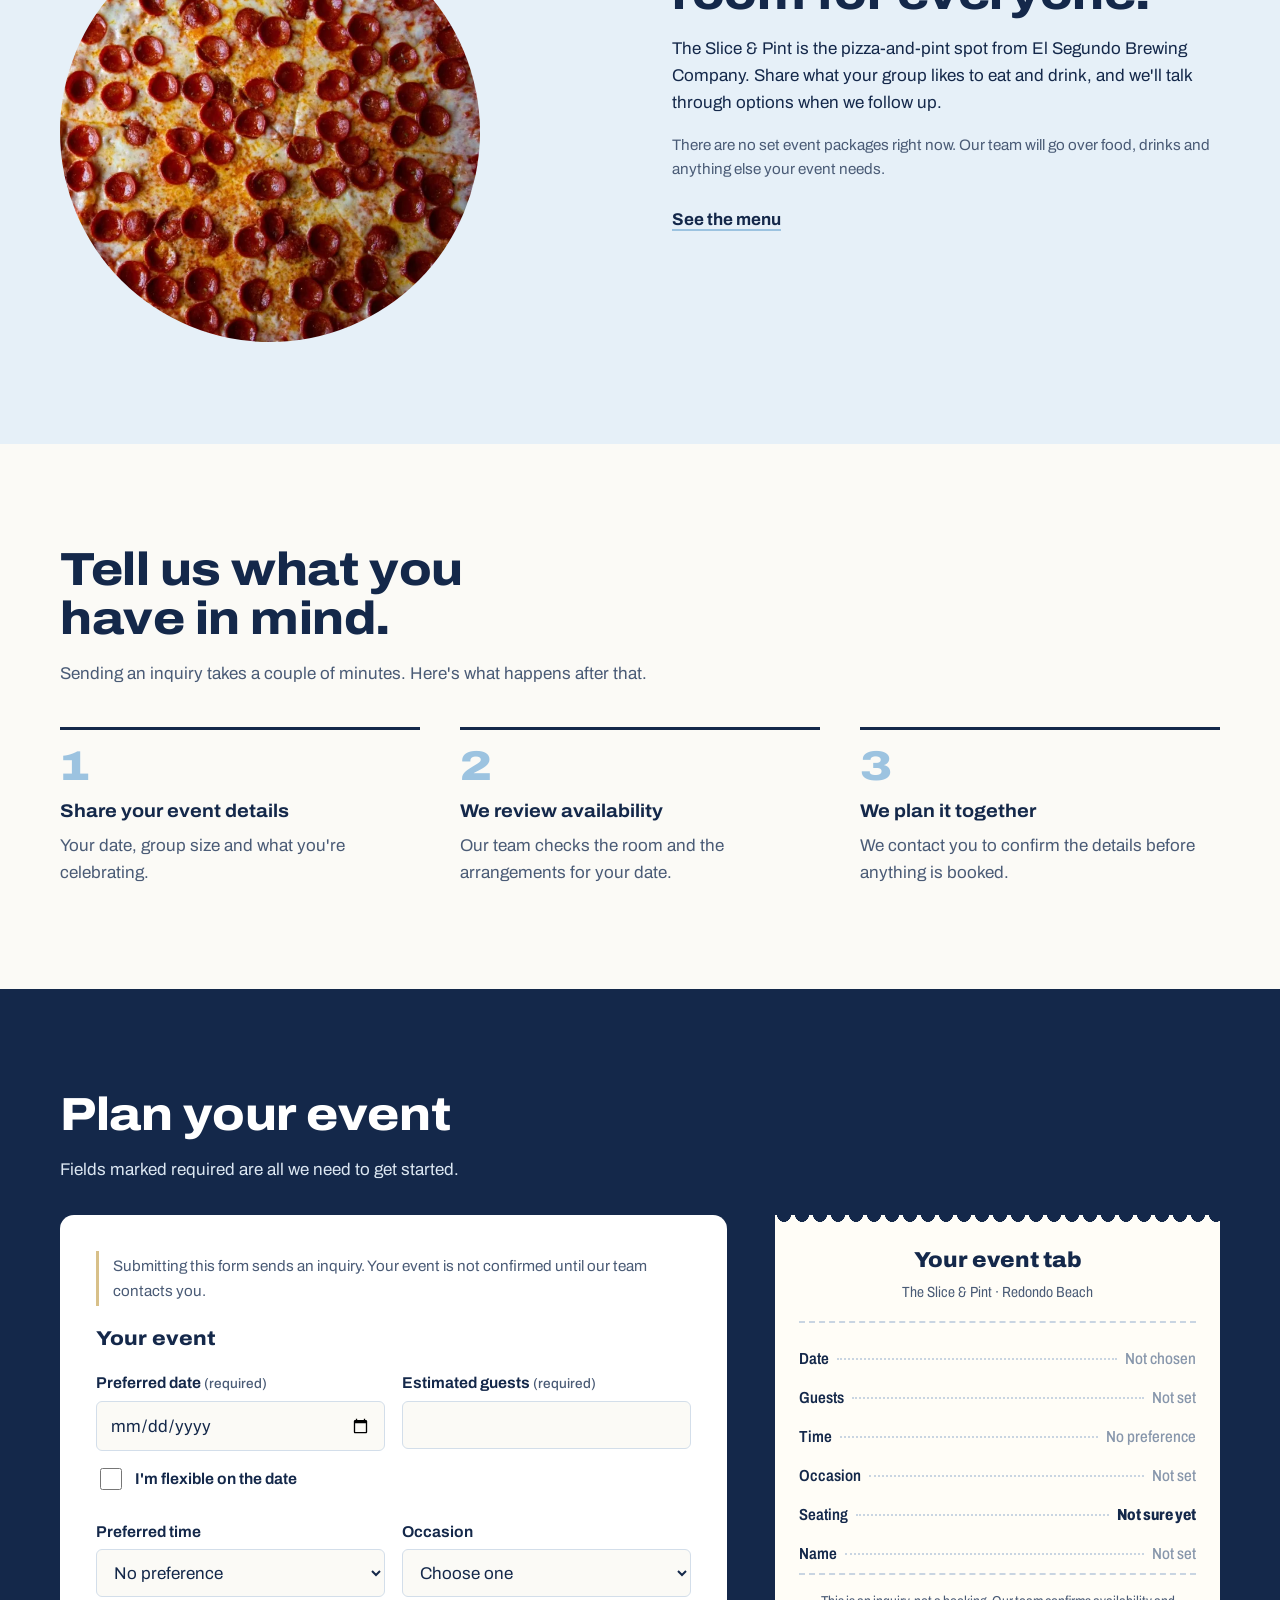
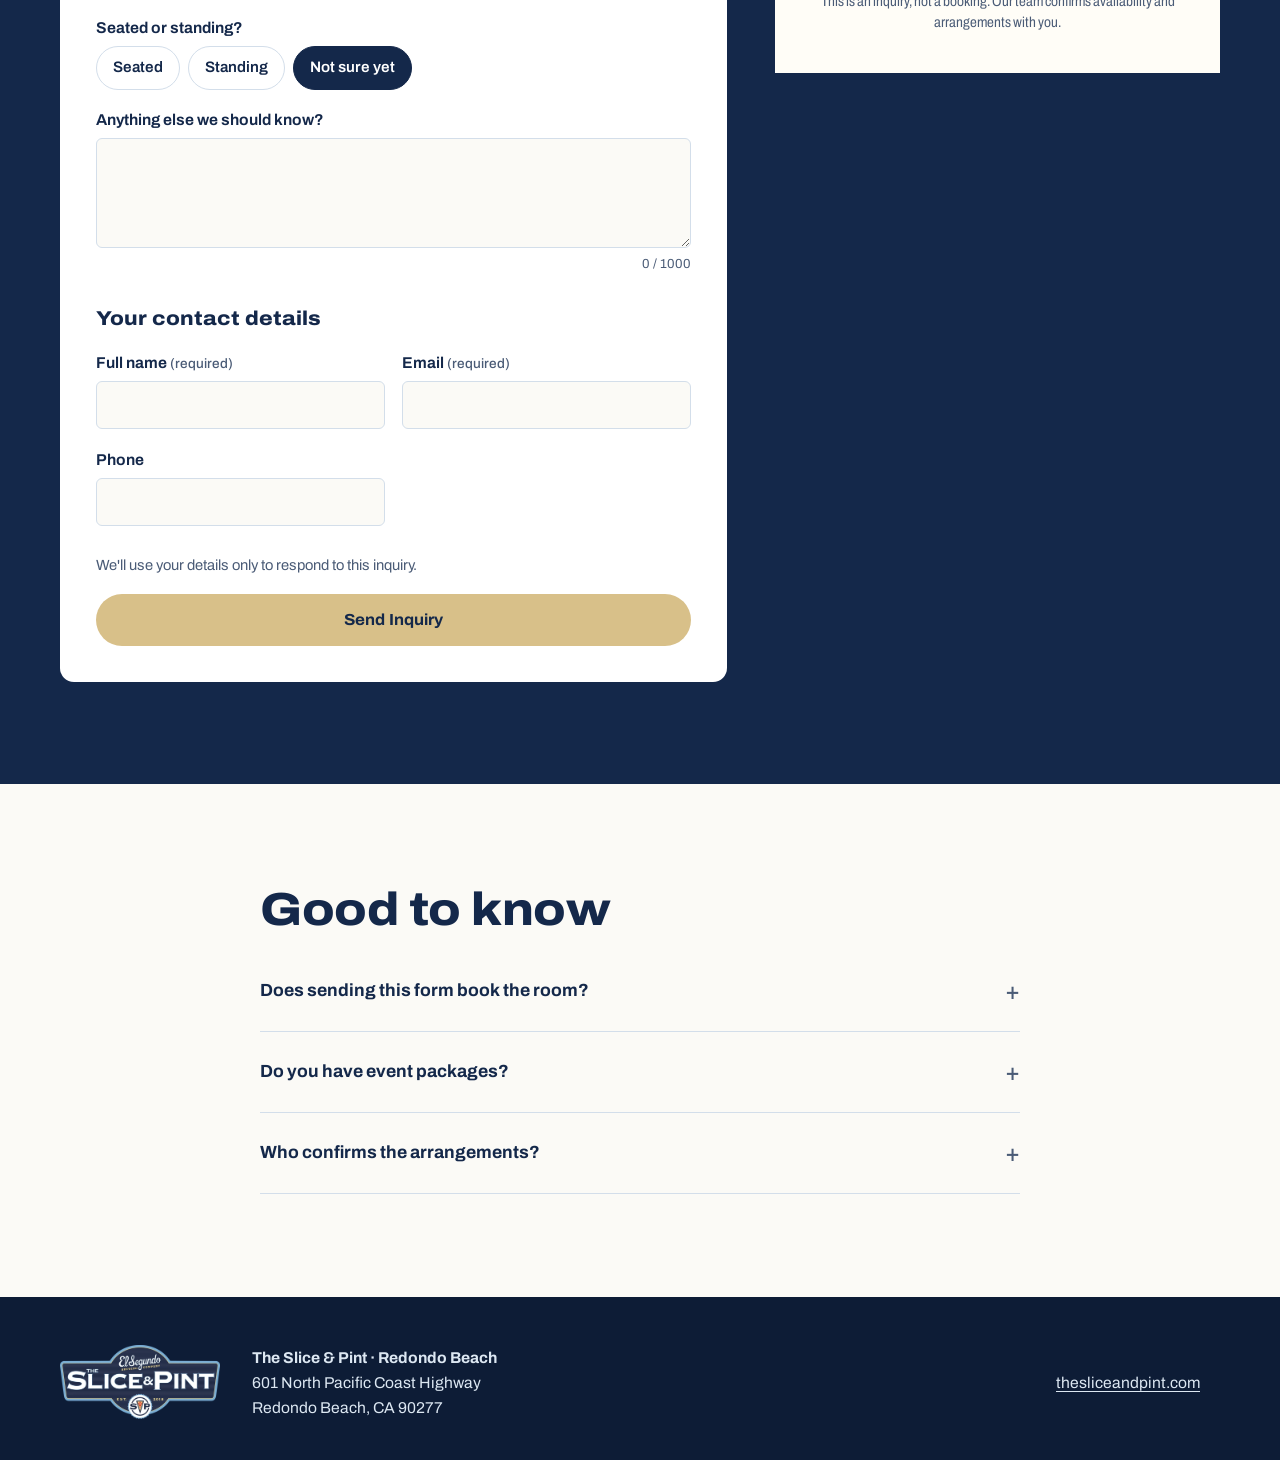
<file: redondo/index.html>
<!doctype html>
<html lang="en">
<head>
<meta charset="utf-8">
<meta name="viewport" content="width=device-width, initial-scale=1, viewport-fit=cover">
<title>Private events in Redondo Beach | The Slice &amp; Pint</title>
<meta name="description" content="Plan your next gathering at The Slice & Pint in Redondo Beach. Tell us about your group and our team will help with the details.">
<meta name="robots" content="noindex, nofollow"><!-- preview: remove at launch -->
<link rel="preconnect" href="https://fonts.googleapis.com">
<link rel="preconnect" href="https://fonts.gstatic.com" crossorigin>
<link href="https://fonts.googleapis.com/css2?family=Archivo:wdth,wght@62..125,400..900&display=swap" rel="stylesheet">
<link rel="stylesheet" href="../assets/site.css">
</head>
<body>

<div class="preview" id="previewStrip" role="note">Preview only. The inquiry form is not connected, so nothing is sent.</div>

<header class="site-head">
  <div class="wrap">
    <a class="brand" href="#top" aria-label="The Slice &amp; Pint, Redondo Beach">
      <span data-asset="wordmark" data-alt="The Slice &amp; Pint" data-slot-class="logo-slot" data-slot-label="Wordmark: slice-pint-wordmark.png"></span>
      <span class="brand-loc">Redondo Beach</span>
    </a>
    <a class="btn btn-gold btn-sm" href="#plan" data-track="cta_click" data-cta="header">Plan Your Event</a>
  </div>
</header>

<main id="top">
  <section class="hero" aria-labelledby="hero-title">
    <div class="wrap">
      <div>
        <p class="kicker">Private events in Redondo Beach</p>
        <h1 id="hero-title">Bring everyone together over pizza and beer.</h1>
        <p class="lede">Plan your next gathering at The Slice &amp; Pint in Redondo Beach. Tell us about your group and our team will help with the details.</p>
        <div class="hero-ctas">
          <a class="btn btn-gold" href="#plan" data-track="cta_click" data-cta="hero">Tell Us About Your Event</a>
          <a class="link" href="#space" data-track="cta_click" data-cta="hero_space">Explore the Space</a>
        </div>
      </div>
      <div class="hero-media" data-asset="hero" data-alt="" data-slot-label="Hero: event space photo" data-eager="true"></div>
    </div>
  </section>

  <section class="band" id="space" aria-labelledby="space-title">
    <div class="wrap split">
      <div>
        <h2 id="space-title">A space for your next get-together.</h2>
        <p>Our Redondo Beach location has a private dining room for groups who want a spot of their own, with the same pizza and beer you already come in for.</p>
        <p class="muted" data-config="capacityText"></p>
        <ul class="occasions" aria-label="Good for">
          <li>Birthdays</li><li>Team gatherings</li><li>Celebrations</li>
        </ul>
      </div>
      <div class="gallery">
        <figure>
          <div class="frame" data-asset="room1" data-alt="" data-slot-label="Room photo 1 (verify location before use)"></div>
          <figcaption data-caption="room1"></figcaption>
        </figure>
        <figure>
          <div class="frame" data-asset="room2" data-alt="" data-slot-label="Room photo 2 (verify location before use)"></div>
          <figcaption data-caption="room2"></figcaption>
        </figure>
      </div>
    </div>
  </section>

  <section class="band food" aria-labelledby="food-title">
    <div class="wrap split">
      <div class="frame" data-asset="food" data-alt="A pepperoni pizza from The Slice &amp; Pint" data-slot-label="Food: pizza-brand-food.jpg"></div>
      <div>
        <h2 id="food-title">Pizza, cold beer, and room for everyone.</h2>
        <p>The Slice &amp; Pint is the pizza-and-pint spot from El Segundo Brewing Company. Share what your group likes to eat and drink, and we'll talk through options when we follow up.</p>
        <p class="note muted">There are no set event packages right now. Our team will go over food, drinks and anything else your event needs.</p>
        <a class="link" href="https://www.thesliceandpint.com/" data-config-href="menuUrl" target="_blank" rel="noopener">See the menu</a>
      </div>
    </div>
  </section>

  <section class="band" aria-labelledby="how-title">
    <div class="wrap">
      <h2 id="how-title">Tell us what you have in mind.</h2>
      <p class="muted">Sending an inquiry takes a couple of minutes. Here's what happens after that.</p>
      <ol class="steps">
        <li><h3>Share your event details</h3><p>Your date, group size and what you're celebrating.</p></li>
        <li><h3>We review availability</h3><p>Our team checks the room and the arrangements for your date.</p></li>
        <li><h3>We plan it together</h3><p>We contact you to confirm the details before anything is booked.</p></li>
      </ol>
    </div>
  </section>

  <section class="band planner" id="plan" aria-labelledby="plan-title">
    <div class="wrap">
      <h2 id="plan-title">Plan your event</h2>
      <p class="intro">Fields marked required are all we need to get started.</p>

      <div class="planner-grid">
        <form class="card" id="inquiry" name="redondo-event-inquiry" method="POST" data-netlify="true" netlify-honeypot="company_site" novalidate>
          <input type="hidden" name="form-name" value="redondo-event-inquiry">
          <input type="hidden" name="location" value="Redondo Beach">
          <input type="hidden" name="submission_id" value="">
          <p class="notice">Submitting this form sends an inquiry. Your event is not confirmed until our team contacts you.</p>

          <div class="err-summary" id="errSummary" tabindex="-1" hidden>
            <h3>Check these fields</h3>
            <ul id="errList"></ul>
          </div>

          <fieldset>
            <legend>Your event</legend>
            <div class="fields two">
              <div class="field">
                <label for="date">Preferred date <span class="req">(required)</span></label>
                <input type="date" id="date" name="date" aria-describedby="date-err">
                <span class="err" id="date-err" aria-live="polite"></span>
                <label class="check"><input type="checkbox" id="flexible" name="flexible" value="yes"> I'm flexible on the date</label>
              </div>
              <div class="field">
                <label for="guests">Estimated guests <span class="req">(required)</span></label>
                <input type="number" id="guests" name="guests" inputmode="numeric" min="1" max="300" step="1" aria-describedby="guests-err">
                <span class="err" id="guests-err" aria-live="polite"></span>
              </div>
              <div class="field">
                <label for="time">Preferred time</label>
                <select id="time" name="time">
                  <option value="">No preference</option>
                  <option>Lunch</option><option>Afternoon</option><option>Evening</option>
                </select>
              </div>
              <div class="field">
                <label for="occasion">Occasion</label>
                <select id="occasion" name="occasion">
                  <option value="">Choose one</option>
                  <option>Birthday</option><option>Team gathering</option><option>Celebration</option><option>Something else</option>
                </select>
              </div>
            </div>
            <div class="field" style="margin-top:1.1rem">
              <span class="label" id="seating-label">Seated or standing?</span>
              <div class="chips" role="radiogroup" aria-labelledby="seating-label">
                <label><input type="radio" name="seating" value="Seated"><span>Seated</span></label>
                <label><input type="radio" name="seating" value="Standing"><span>Standing</span></label>
                <label><input type="radio" name="seating" value="Not sure yet" checked><span>Not sure yet</span></label>
              </div>
            </div>
            <div class="field" style="margin-top:1.1rem">
              <label for="notes">Anything else we should know?</label>
              <textarea id="notes" name="notes" maxlength="1000" aria-describedby="notes-count"></textarea>
              <span class="counter" id="notes-count">0 / 1000</span>
            </div>
          </fieldset>

          <fieldset>
            <legend>Your contact details</legend>
            <div class="fields two">
              <div class="field">
                <label for="name">Full name <span class="req">(required)</span></label>
                <input type="text" id="name" name="name" autocomplete="name" maxlength="120" aria-describedby="name-err">
                <span class="err" id="name-err" aria-live="polite"></span>
              </div>
              <div class="field">
                <label for="email">Email <span class="req">(required)</span></label>
                <input type="email" id="email" name="email" autocomplete="email" maxlength="254" aria-describedby="email-err">
                <span class="err" id="email-err" aria-live="polite"></span>
              </div>
              <div class="field">
                <label for="phone">Phone</label>
                <input type="tel" id="phone" name="phone" autocomplete="tel" maxlength="30">
              </div>
            </div>
          </fieldset>

          <div class="hp" aria-hidden="true">
            <label for="company_site">Leave this field empty</label>
            <input type="text" id="company_site" name="company_site" tabindex="-1" autocomplete="off">
          </div>

          <p class="muted" style="font-size:.92rem">We'll use your details only to respond to this inquiry.<span data-config="privacyLink"></span></p>
          <button class="btn btn-gold" type="submit" id="submitBtn" style="width:100%">Send Inquiry</button>
          <div class="status" id="status" role="status" aria-live="polite" hidden></div>
        </form>

        <aside class="tab" aria-label="Your event summary">
          <div class="tab-head"><strong>Your event tab</strong><span>The Slice &amp; Pint · Redondo Beach</span></div>
          <dl>
            <div class="row"><dt>Date</dt><dd id="t-date" class="empty">Not chosen</dd></div>
            <div class="row"><dt>Guests</dt><dd id="t-guests" class="empty">Not set</dd></div>
            <div class="row"><dt>Time</dt><dd id="t-time" class="empty">No preference</dd></div>
            <div class="row"><dt>Occasion</dt><dd id="t-occasion" class="empty">Not set</dd></div>
            <div class="row"><dt>Seating</dt><dd id="t-seating">Not sure yet</dd></div>
            <div class="row"><dt>Name</dt><dd id="t-name" class="empty">Not set</dd></div>
          </dl>
          <p class="tab-foot">This is an inquiry, not a booking. Our team confirms availability and arrangements with you.</p>
        </aside>
      </div>
    </div>
  </section>

  <section class="band" aria-labelledby="faq-title">
    <div class="wrap faq">
      <h2 id="faq-title">Good to know</h2>
      <details>
        <summary>Does sending this form book the room?</summary>
        <p>No. It sends an inquiry. Your event isn't confirmed until our team contacts you and you agree on the details together.</p>
      </details>
      <details>
        <summary>Do you have event packages?</summary>
        <p>Not at the moment. Our team will talk through food, drinks and anything else your event needs when we follow up.</p>
      </details>
      <details>
        <summary>Who confirms the arrangements?</summary>
        <p>The team at our Redondo Beach location reviews every inquiry and confirms availability and arrangements directly with you.</p>
      </details>
      <div data-config="minSpendFaq"></div>
    </div>
  </section>
</main>

<footer class="site-foot">
  <div class="wrap">
    <div data-asset="badge" data-alt="The Slice &amp; Pint" data-slot-class="logo-slot" data-slot-label="Badge: slice-pint-logo.png"></div>
    <address>
      <strong>The Slice &amp; Pint · Redondo Beach</strong><br>
      601 North Pacific Coast Highway<br>Redondo Beach, CA 90277
      <span data-config="phone"></span>
    </address>
    <div class="foot-links">
      <a href="https://www.thesliceandpint.com/" target="_blank" rel="noopener">thesliceandpint.com</a>
      <span data-config="privacyFooter"></span>
    </div>
  </div>
</footer>

<script>
/* Generated by build.py. Edit there, not here. */
const CONFIG = {
  "location": "Redondo Beach",
  "liveHosts": [
    "sliceandpint.netlify.app"
  ],
  "formAction": "/redondo/",
  "minSpendFaq": false,
  "menuUrl": "",
  "phone": "",
  "privacyUrl": "",
  "captureUtm": false,
  "debugTracking": false,
  "assets": {
    "wordmark": "../assets/slice-pint-logo.webp",
    "badge": "../assets/slice-pint-logo.webp",
    "hero": "../assets/redondo-private-dining.webp",
    "food": "../assets/pepperoni.webp",
    "room1": "../assets/room-1.webp",
    "room2": "../assets/room-2.webp"
  },
  "alts": {
    "hero": "The private dining room: one long wooden table with black chairs, two TVs and a window",
    "room1": "Dining room with long wooden communal tables, bar stools and glass roll-up doors",
    "room2": "Dining room with wooden tables and benches under string lights and tall windows"
  },
  "captions": {},
  "dims": {
    "wordmark": [
      800,
      367
    ],
    "badge": [
      800,
      367
    ],
    "hero": [
      1600,
      1067
    ],
    "food": [
      720,
      820
    ],
    "room1": [
      418,
      400
    ],
    "room2": [
      348,
      348
    ]
  },
  "capacityText": ""
};
</script>
<script src="../assets/site.js"></script>
</body>
</html>
</file>
<file: assets/site.css>
:root{
  --navy:#14284A; --navy-deep:#0D1C36; --sky:#9CC3E0; --sky-wash:#E6F0F8;
  --gold:#D8C089; --bg:#FBFAF6; --surface:#FFFFFF; --ink:#14284A; --muted:#4A5B76;
  --line:#D3DEEA; --danger:#A3262A; --ok:#1F6B45;
  --font:"Archivo", "Helvetica Neue", Arial, system-ui, sans-serif;
  --r-sm:6px; --r-lg:14px;
  box-sizing:border-box;
  padding-top:env(safe-area-inset-top,0px);
  padding-bottom:env(safe-area-inset-bottom,0px);
}
@media (prefers-color-scheme: dark){
  :root:not([data-theme="light"]){
    --bg:#0E1B31; --surface:#15284A; --ink:#EDF3FA; --muted:#AEC0D6; --line:#2B4570;
    --sky-wash:#18304F; --navy-deep:#091427; --danger:#F08A8C; --ok:#7FD1A4;
  }
}
:root[data-theme="dark"]{
  --bg:#0E1B31; --surface:#15284A; --ink:#EDF3FA; --muted:#AEC0D6; --line:#2B4570;
  --sky-wash:#18304F; --navy-deep:#091427; --danger:#F08A8C; --ok:#7FD1A4;
}
*,*::before,*::after{box-sizing:inherit}
html{scroll-behavior:smooth; scroll-padding-top:calc(env(safe-area-inset-top,0px) + 76px)}
@media (prefers-reduced-motion: reduce){html{scroll-behavior:auto} *{animation:none!important; transition:none!important}}
body{margin:0; background:var(--bg); color:var(--ink); font-family:var(--font); font-size:1.0625rem; line-height:1.6; overflow-x:hidden}
img{max-width:100%; height:auto; display:block}
a{color:inherit}
:focus-visible{outline:3px solid var(--gold); outline-offset:3px; border-radius:3px}
.wrap{width:min(1160px, 100% - 2.5rem); margin-inline:auto}
.sr-only{position:absolute; width:1px; height:1px; overflow:hidden; clip:rect(0 0 0 0); white-space:nowrap}

/* preview strip */
.preview{background:var(--gold); color:#14284A; font-size:.875rem; line-height:1.4; padding:.55rem 0; text-align:center}
.preview[hidden]{display:none}

/* header */
.site-head{position:sticky; top:env(safe-area-inset-top,0px); z-index:20; background:var(--navy); color:#fff; border-bottom:1px solid rgba(255,255,255,.08)}
.site-head .wrap{display:flex; align-items:center; gap:1rem; min-height:70px}
.brand{display:flex; align-items:center; gap:.85rem; text-decoration:none; min-width:0}
.brand img{height:46px; width:auto}
.brand-loc{font-stretch:88%; font-weight:600; font-size:.95rem; color:var(--sky); white-space:nowrap; padding-left:.85rem; border-left:1px solid rgba(255,255,255,.25)}
.site-head .btn{margin-left:auto}

/* buttons */
.btn{display:inline-flex; align-items:center; justify-content:center; min-height:48px; padding:.7rem 1.35rem; border-radius:999px; font:inherit; font-weight:700; font-stretch:105%; font-size:1rem; text-decoration:none; border:2px solid transparent; cursor:pointer; transition:background .15s, color .15s}
.btn-gold{background:var(--gold); color:#14284A}
.btn-gold:hover{background:#E6D3A4}
.btn-sm{min-height:44px; padding:.5rem 1.05rem; font-size:.95rem}
.btn[disabled]{opacity:.6; cursor:progress}
.link{font-weight:700; text-underline-offset:4px; text-decoration-thickness:2px; text-decoration-color:var(--sky); display:inline-flex; align-items:center; min-height:44px}

/* image slots: shown until a verified asset path is set in CONFIG */
.slot{display:grid; place-items:center; text-align:center; padding:1.25rem; border:2px dashed currentColor; border-radius:var(--r-lg); font-size:.9rem; line-height:1.4; opacity:.75}
.slot strong{display:block; font-stretch:105%}
.logo-slot{border-radius:var(--r-sm); padding:.3rem .7rem; font-size:.78rem; min-height:40px; opacity:.85}

/* hero */
.hero{background:var(--navy); color:#fff; padding:clamp(2.5rem,7vw,5.5rem) 0 clamp(3rem,8vw,6rem); position:relative; overflow:hidden}
.hero::after{content:""; position:absolute; inset:auto 0 0 0; height:10px; background:repeating-linear-gradient(90deg,var(--sky) 0 28px,transparent 28px 40px); opacity:.35}
.hero .wrap{display:grid; gap:clamp(2rem,5vw,4rem); grid-template-columns:1fr; align-items:center}
@media (min-width:900px){.hero .wrap{grid-template-columns:1fr 1fr}}
.kicker{font-stretch:88%; font-weight:600; color:var(--sky); margin:0 0 1rem; font-size:1rem}
.hero h1{font-weight:850; font-stretch:118%; font-size:clamp(2.35rem,6.6vw,4.9rem); line-height:.98; letter-spacing:-.015em; margin:0 0 1.4rem; max-width:13ch; text-wrap:balance}
.hero p.lede{font-size:clamp(1.05rem,1.6vw,1.2rem); max-width:44ch; color:#DCE7F2; margin:0 0 2rem}
.hero-ctas{display:flex; flex-wrap:wrap; align-items:center; gap:.75rem 1.5rem}
.hero-ctas .link{color:#fff}
.hero-media{aspect-ratio:5/4; max-height:560px; width:100%; border-radius:var(--r-lg); overflow:hidden; background:var(--navy-deep); color:var(--sky)}
.hero-media .slot{height:100%; border-radius:var(--r-lg)}
.hero-media img{width:100%; height:100%; object-fit:cover}
.hero-badge{max-width:180px; margin-bottom:1.5rem}

/* sections */
section.band{padding:clamp(3.5rem,8vw,6.5rem) 0}
.band h2{font-weight:800; font-stretch:112%; font-size:clamp(1.9rem,4vw,2.9rem); line-height:1.05; letter-spacing:-.01em; margin:0 0 1rem; max-width:20ch; text-wrap:balance}
.band p{max-width:62ch; margin:0 0 1rem}
.muted{color:var(--muted)}
.split{display:grid; gap:2.5rem; grid-template-columns:1fr; align-items:start}
@media (min-width:860px){.split{grid-template-columns:1fr 1fr; gap:4rem}}
.occasions{display:flex; flex-wrap:wrap; gap:.5rem; padding:0; margin:1.5rem 0 0; list-style:none}
.occasions li{border:1.5px solid var(--line); border-radius:999px; padding:.35rem .9rem; font-size:.95rem; font-weight:600}
.gallery[hidden]{display:none}
.gallery{display:grid; gap:1rem; grid-template-columns:1fr 1fr}
.gallery figure{margin:0}
.gallery .frame{aspect-ratio:1/1; border-radius:var(--r-lg); overflow:hidden; background:var(--sky-wash); color:var(--muted)}
.gallery .frame .slot{height:100%}
.gallery .frame img{width:100%; height:100%; object-fit:cover}
.gallery figcaption{font-size:.85rem; color:var(--muted); margin-top:.5rem}
.gallery figure:nth-child(2){margin-top:2rem}

.food{background:var(--sky-wash)}
.food .frame{aspect-ratio:1; border-radius:50%; overflow:hidden; max-width:420px; background:var(--surface); color:var(--muted)}
.food .frame .slot{height:100%; border-radius:50%}
.food .frame img{width:100%; height:100%; object-fit:cover}
.food .note{font-size:.95rem}

/* steps: a real sequence */
.steps{list-style:none; padding:0; margin:2.5rem 0 0; display:grid; gap:1.75rem; counter-reset:step}
@media (min-width:760px){.steps{grid-template-columns:repeat(3,1fr); gap:2.5rem}}
.steps li{counter-increment:step; border-top:3px solid var(--navy); padding-top:1rem}
:root[data-theme="dark"] .steps li{border-top-color:var(--sky)}
@media (prefers-color-scheme: dark){:root:not([data-theme="light"]) .steps li{border-top-color:var(--sky)}}
.steps li::before{content:counter(step); display:block; font-weight:850; font-stretch:120%; font-size:2.6rem; line-height:1; margin-bottom:.6rem; color:var(--sky)}
.steps h3{font-size:1.15rem; font-stretch:108%; margin:0 0 .35rem}
.steps p{margin:0; color:var(--muted)}

/* planner */
.planner{background:var(--navy); color:#fff}
.planner h2{color:#fff}
.planner .intro{color:#DCE7F2}
.planner-grid{display:grid; gap:2rem; grid-template-columns:1fr; margin-top:2rem; align-items:start}
@media (min-width:960px){.planner-grid{grid-template-columns:1.35fr .9fr; gap:3rem}}
form.card{background:var(--surface); color:var(--ink); border-radius:var(--r-lg); padding:clamp(1.25rem,4vw,2.25rem)}
fieldset{border:0; padding:0; margin:0 0 1.75rem; min-width:0}
legend{font-weight:800; font-stretch:110%; font-size:1.25rem; margin-bottom:1rem; padding:0}
.fields{display:grid; gap:1.1rem; grid-template-columns:1fr}
@media (min-width:600px){.fields.two{grid-template-columns:1fr 1fr}}
.field{display:flex; flex-direction:column; gap:.35rem; min-width:0}
.field label,.field .label{font-weight:650; font-size:.98rem}
.req{color:var(--muted); font-weight:500; font-size:.85rem}
input[type=text],input[type=email],input[type=tel],input[type=date],input[type=number],select,textarea{
  font:inherit; color:var(--ink); background:var(--bg); border:1.5px solid var(--line); border-radius:var(--r-sm);
  min-height:48px; padding:.6rem .8rem; width:100%; max-width:100%}
textarea{min-height:110px; resize:vertical}
input:focus-visible,select:focus-visible,textarea:focus-visible{outline:3px solid var(--sky); outline-offset:1px; border-color:var(--navy)}
[aria-invalid="true"]{border-color:var(--danger)!important}
.err{color:var(--danger); font-size:.9rem; font-weight:600; min-height:0}
.err:empty{display:none}
.check{display:flex; gap:.6rem; align-items:center; min-height:44px; font-weight:600}
.check input{width:22px; height:22px; accent-color:var(--navy)}
.chips{display:flex; flex-wrap:wrap; gap:.5rem}
.chips label{position:relative}
.chips input{position:absolute; opacity:0; inset:0; width:100%; height:100%; margin:0; cursor:pointer}
.chips span{display:inline-flex; align-items:center; min-height:44px; padding:.4rem 1rem; border:1.5px solid var(--line); border-radius:999px; font-weight:600; font-size:.95rem}
.chips input:checked + span{background:var(--navy); color:#fff; border-color:var(--navy)}
.chips input:focus-visible + span{outline:3px solid var(--sky); outline-offset:2px}
.counter{font-size:.82rem; color:var(--muted); align-self:flex-end}
.hp{position:absolute; left:-10000px; width:1px; height:1px; overflow:hidden}
.notice{font-size:.95rem; color:var(--muted); border-left:3px solid var(--gold); padding:.2rem 0 .2rem .85rem; margin:0 0 1.25rem}
.err-summary{border:2px solid var(--danger); border-radius:var(--r-sm); padding:.85rem 1rem; margin-bottom:1.25rem}
.err-summary[hidden]{display:none}
.err-summary h3{margin:0 0 .35rem; font-size:1rem; color:var(--danger)}
.err-summary ul{margin:0; padding-left:1.1rem}
.status{margin-top:1rem; border-radius:var(--r-sm); padding:1rem; font-weight:600}
.status[hidden]{display:none}
.status.ok{background:rgba(31,107,69,.1); color:var(--ok); border:1.5px solid currentColor}
.status.fail{background:rgba(163,38,42,.08); color:var(--danger); border:1.5px solid currentColor}
.status.preview-mode{background:rgba(216,192,137,.18); color:var(--ink); border:1.5px dashed var(--gold); font-weight:500}
.status pre{white-space:pre-wrap; word-break:break-word; font-size:.8rem; margin:.75rem 0 0; max-height:260px; overflow:auto}

/* the tab: one bold element */
.tab{position:sticky; top:96px; background:#FFFDF7; color:#14284A; padding:1.75rem 1.5rem 1.5rem; font-stretch:82%;
  -webkit-mask:radial-gradient(circle 7px at 50% 0,#0000 98%,#000) 0 0/18px 100% repeat-x;
          mask:radial-gradient(circle 7px at 50% 0,#0000 98%,#000) 0 0/18px 100% repeat-x;
  box-shadow:0 18px 40px rgba(0,0,0,.25)}
.tab-head{text-align:center; border-bottom:2px dashed #C9D5E2; padding-bottom:1rem; margin-bottom:1rem}
.tab-head strong{display:block; font-size:1.35rem; font-weight:850; font-stretch:105%}
.tab-head span{font-size:.92rem; color:#4A5B76}
.tab dl{margin:0}
.tab .row{display:flex; align-items:baseline; gap:.5rem; padding:.42rem 0; font-size:1rem}
.tab dt{font-weight:600; white-space:nowrap}
.tab .row::after{content:""; order:2; flex:1; border-bottom:2px dotted #C9D5E2; transform:translateY(-4px)}
.tab dd{order:3; margin:0; font-weight:800; text-align:right; max-width:60%; overflow-wrap:anywhere}
.tab dd.empty{color:#8796AB; font-weight:500}
.tab-foot{border-top:2px dashed #C9D5E2; margin-top:1rem; padding-top:1rem; font-size:.9rem; line-height:1.45; color:#4A5B76; text-align:center}
@media (max-width:959px){.tab{position:static}}

/* faq */
.faq{max-width:760px}
.faq details{border-bottom:1.5px solid var(--line)}
.faq summary{cursor:pointer; list-style:none; display:flex; justify-content:space-between; align-items:center; gap:1rem; min-height:56px; padding:.75rem 0; font-weight:700; font-size:1.1rem}
.faq summary::-webkit-details-marker{display:none}
.faq summary::after{content:"+"; font-size:1.5rem; font-weight:500; color:var(--muted)}
.faq details[open] summary::after{content:"\2212"}
.faq details p{margin:0 0 1.25rem; color:var(--muted)}

/* footer */
.site-foot{background:var(--navy-deep); color:#DCE7F2; padding:3rem 0 2.5rem; font-size:.98rem}
.site-foot .wrap{display:grid; gap:2rem; grid-template-columns:1fr}
@media (min-width:760px){.site-foot .wrap{grid-template-columns:auto 1fr auto; align-items:center}}
.site-foot img{max-width:160px}
.site-foot address{font-style:normal}
.site-foot a{text-underline-offset:3px}
.foot-links{display:flex; flex-wrap:wrap; gap:.25rem 1.25rem}

.split:has(> .gallery[hidden]){grid-template-columns:1fr}
.site-head .btn{white-space:nowrap}
@media (max-width:420px){.brand-loc{display:none}}
</file>
